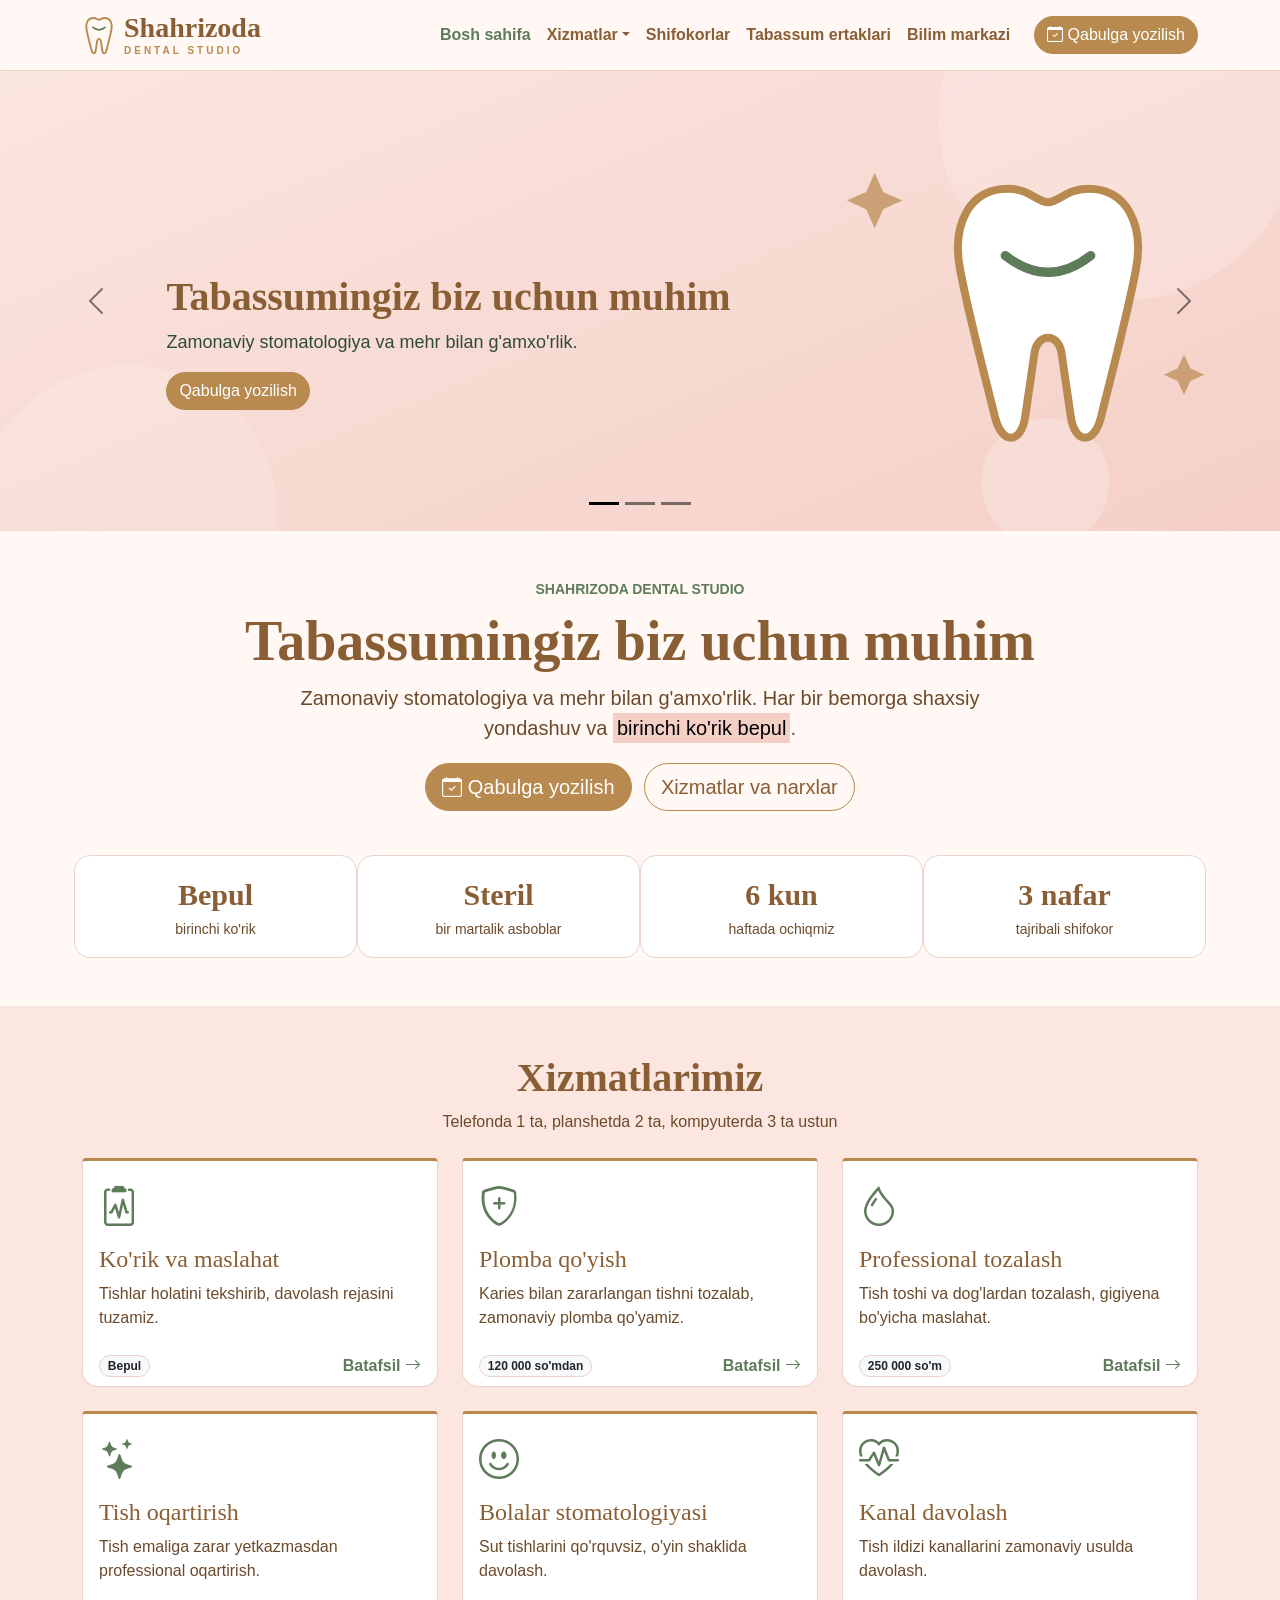
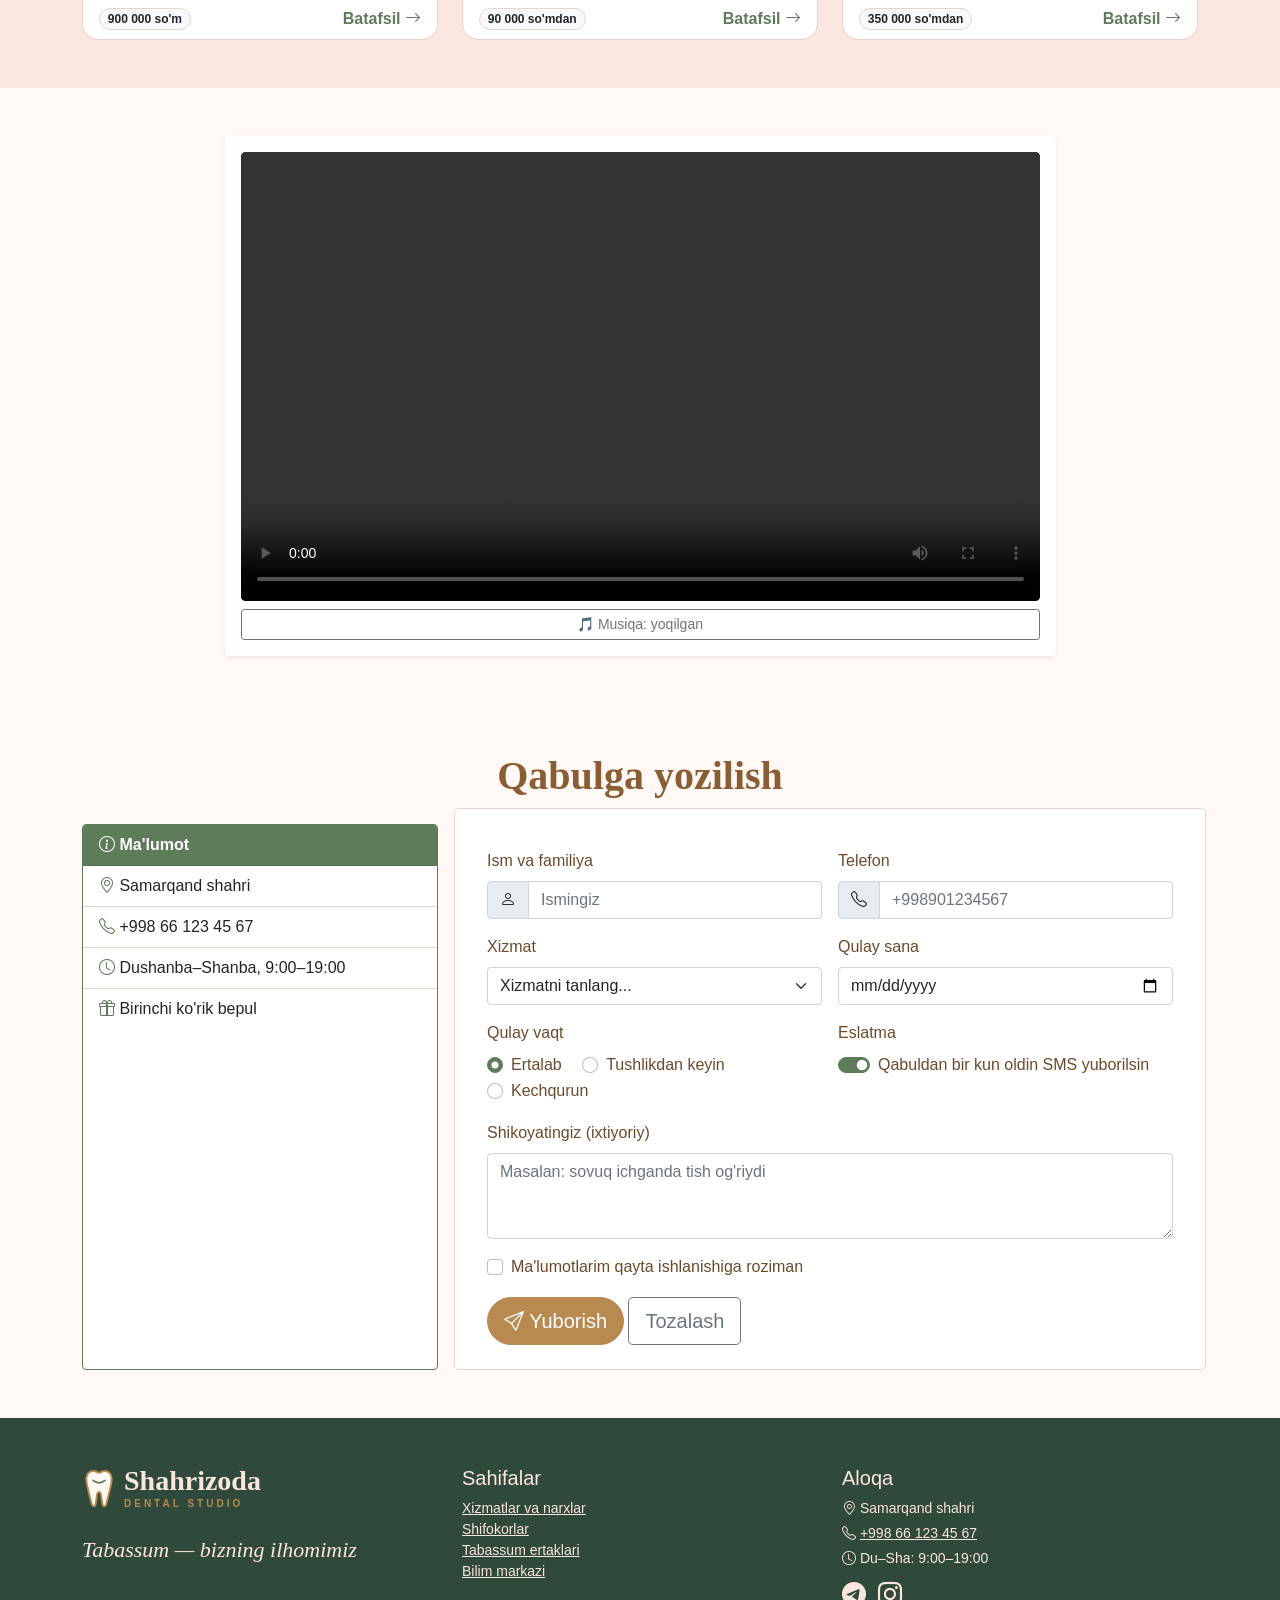
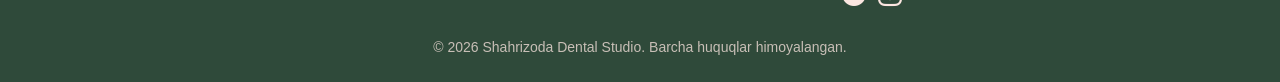
<file: index.html>
<!DOCTYPE html>
<html lang="uz">

<head>
  <meta charset="UTF-8">
  <meta name="viewport" content="width=device-width, initial-scale=1.0">
  <title>Shahrizoda Dental Studio | Tabassum — bizning ilhomimiz</title>
  <link href="css/bootstrap.css" rel="stylesheet">
  <link href="icons/bootstrap-icons.css" rel="stylesheet">
  <link href="css/style.css" rel="stylesheet">
</head>

<body>
  <nav class="navbar navbar-expand-lg navbar-light sticky-top navbar-dental">
    <div class="container">
      <a class="navbar-brand d-flex align-items-center gap-2" href="index.html">
        <img src="images/logo.svg" alt="Logo" width="34" height="44">
        <span class="logo-matn">Shahrizoda<small>Dental Studio</small></span>
      </a>
      <button class="navbar-toggler" type="button" data-bs-toggle="collapse" data-bs-target="#menyu"
        aria-controls="menyu" aria-expanded="false" aria-label="Menyuni ochish">
        <span class="navbar-toggler-icon"></span>
      </button>
      <div class="collapse navbar-collapse" id="menyu">
        <ul class="navbar-nav ms-auto align-items-lg-center">
          <li class="nav-item"><a class="nav-link active" aria-current="page" href="index.html">Bosh sahifa</a></li>
          <li class="nav-item dropdown">
            <a class="nav-link dropdown-toggle" href="#" role="button" data-bs-toggle="dropdown"
              aria-expanded="false">Xizmatlar</a>
            <ul class="dropdown-menu">
              <li>
                <h6 class="dropdown-header">Yo'nalishlar</h6>
              </li>
              <li><a class="dropdown-item" href="xizmatlar.html#davolash">Davolash</a></li>
              <li><a class="dropdown-item" href="xizmatlar.html#estetika">Estetika</a></li>
              <li><a class="dropdown-item" href="xizmatlar.html#bolalar">Bolalar stomatologiyasi</a></li>
              <li>
                <hr class="dropdown-divider">
              </li>
              <li><a class="dropdown-item" href="xizmatlar.html">
                  <i class="bi bi-table"></i> Narxlar jadvali</a></li>
            </ul>
          </li>
          <li class="nav-item"><a class="nav-link" href="shifokorlar.html">Shifokorlar</a></li>
          <li class="nav-item"><a class="nav-link" href="ertaklar.html">Tabassum ertaklari</a></li>
          <li class="nav-item"><a class="nav-link" href="bilim.html">Bilim markazi</a></li>
          <li class="nav-item ms-lg-3">
            <a class="btn btn-gold" href="index.html#qabul" data-bs-toggle="tooltip" data-bs-placement="bottom"
              data-bs-title="Birinchi ko'rik bepul!">
              <i class="bi bi-calendar-check"></i> Qabulga yozilish
            </a>
          </li>
        </ul>
      </div>
    </div>
  </nav>
  <section id="bosh">
    <div id="slayder" class="carousel slide carousel-fade carousel-dark" data-bs-ride="carousel">
      <div class="carousel-indicators">
        <button type="button" data-bs-target="#slayder" data-bs-slide-to="0" class="active" aria-current="true"
          aria-label="1-slayd"></button>
        <button type="button" data-bs-target="#slayder" data-bs-slide-to="1" aria-label="2-slayd"></button>
        <button type="button" data-bs-target="#slayder" data-bs-slide-to="2" aria-label="3-slayd"></button>
      </div>
      <div class="carousel-inner">
        <div class="carousel-item active" data-bs-interval="5000">
          <img src="images/slayd-1.svg" class="d-block w-100" alt="Tabassum">
          <div class="carousel-caption text-start">
            <h2 class="display-6">Tabassumingiz biz uchun muhim</h2>
            <p>Zamonaviy stomatologiya va mehr bilan g'amxo'rlik.</p>
            <a href="#qabul" class="btn btn-gold">Qabulga yozilish</a>
          </div>
        </div>
        <div class="carousel-item" data-bs-interval="5000">
          <img src="images/slayd-2.svg" class="d-block w-100" alt="Estetika">
          <div class="carousel-caption text-start">
            <h2 class="display-6">Oqartirish va estetika</h2>
            <p>Professional tozalash va tish oqartirish xizmatlari.</p>
            <a href="xizmatlar.html#estetika" class="btn btn-gold">Narxlarni ko'rish</a>
          </div>
        </div>
        <div class="carousel-item" data-bs-interval="5000">
          <img src="images/slayd-3.svg" class="d-block w-100" alt="Bolalar">
          <div class="carousel-caption text-start">
            <h2 class="display-6">Bolalar uchun do'stona muhit</h2>
            <p>Kichkintoylar shifokordan qo'rqmaydigan klinika.</p>
            <a href="shifokorlar.html" class="btn btn-gold">Shifokorlarimiz</a>
          </div>
        </div>
      </div>
      <button class="carousel-control-prev" type="button" data-bs-target="#slayder" data-bs-slide="prev">
        <span class="carousel-control-prev-icon" aria-hidden="true"></span>
        <span class="visually-hidden">Oldingi</span>
      </button>
      <button class="carousel-control-next" type="button" data-bs-target="#slayder" data-bs-slide="next">
        <span class="carousel-control-next-icon" aria-hidden="true"></span>
        <span class="visually-hidden">Keyingi</span>
      </button>
    </div>
  </section>
  <section class="container text-center py-5" id="kirish">
    <p class="text-uppercase text-sage fw-bold small mb-2">Shahrizoda Dental Studio</p>
    <h1 class="display-4">Tabassumingiz biz uchun muhim</h1>
    <p class="lead col-lg-8 mx-auto">Zamonaviy stomatologiya va mehr bilan g'amxo'rlik.
      Har bir bemorga <strong>shaxsiy yondashuv</strong> va <mark>birinchi ko'rik bepul</mark>.</p>
    <a href="#qabul" class="btn btn-gold btn-lg m-1"><i class="bi bi-calendar-check"></i> Qabulga yozilish</a>
    <a href="xizmatlar.html" class="btn btn-outline-gold btn-lg m-1">Xizmatlar va narxlar</a>

    <div class="row row-cols-2 row-cols-md-4 g-3 mt-4 ishonch">
      <div class="col"><strong>Bepul</strong><span>birinchi ko'rik</span></div>
      <div class="col"><strong>Steril</strong><span>bir martalik asboblar</span></div>
      <div class="col"><strong>6 kun</strong><span>haftada ochiqmiz</span></div>
      <div class="col"><strong>3 nafar</strong><span>tajribali shifokor</span></div>
    </div>
  </section>
  <section class="bg-blush py-5" id="xizmatlar">
    <div class="container">
      <h2 class="text-center display-6">Xizmatlarimiz</h2>
      <p class="text-center mb-4">Telefonda 1 ta, planshetda 2 ta, kompyuterda 3 ta ustun</p>
      <div class="row g-4">
        <div class="col-12 col-md-6 col-lg-4">
          <div class="card h-100 karta-xizmat">
            <div class="card-body">
              <i class="bi bi-clipboard2-pulse fs-1 text-sage"></i>
              <h3 class="card-title h4 mt-2">Ko'rik va maslahat</h3>
              <p class="card-text">Tishlar holatini tekshirib, davolash rejasini tuzamiz.</p>
            </div>
            <div class="card-footer bg-transparent border-0 d-flex justify-content-between align-items-center">
              <span class="badge rounded-pill bg-light text-dark border">Bepul</span>
              <a href="xizmatlar.html#davolash" class="link-sage fw-bold">Batafsil <i class="bi bi-arrow-right"></i></a>
            </div>
          </div>
        </div>
        <div class="col-12 col-md-6 col-lg-4">
          <div class="card h-100 karta-xizmat">
            <div class="card-body">
              <i class="bi bi-shield-plus fs-1 text-sage"></i>
              <h3 class="card-title h4 mt-2">Plomba qo'yish</h3>
              <p class="card-text">Karies bilan zararlangan tishni tozalab, zamonaviy plomba qo'yamiz.</p>
            </div>
            <div class="card-footer bg-transparent border-0 d-flex justify-content-between align-items-center">
              <span class="badge rounded-pill bg-light text-dark border">120 000 so'mdan</span>
              <a href="xizmatlar.html#davolash" class="link-sage fw-bold">Batafsil <i class="bi bi-arrow-right"></i></a>
            </div>
          </div>
        </div>
        <div class="col-12 col-md-6 col-lg-4">
          <div class="card h-100 karta-xizmat">
            <div class="card-body">
              <i class="bi bi-droplet fs-1 text-sage"></i>
              <h3 class="card-title h4 mt-2">Professional tozalash</h3>
              <p class="card-text">Tish toshi va dog'lardan tozalash, gigiyena bo'yicha maslahat.</p>
            </div>
            <div class="card-footer bg-transparent border-0 d-flex justify-content-between align-items-center">
              <span class="badge rounded-pill bg-light text-dark border">250 000 so'm</span>
              <a href="xizmatlar.html#estetika" class="link-sage fw-bold">Batafsil <i class="bi bi-arrow-right"></i></a>
            </div>
          </div>
        </div>
        <div class="col-12 col-md-6 col-lg-4">
          <div class="card h-100 karta-xizmat">
            <div class="card-body">
              <i class="bi bi-stars fs-1 text-sage"></i>
              <h3 class="card-title h4 mt-2">Tish oqartirish</h3>
              <p class="card-text">Tish emaliga zarar yetkazmasdan professional oqartirish.</p>
            </div>
            <div class="card-footer bg-transparent border-0 d-flex justify-content-between align-items-center">
              <span class="badge rounded-pill bg-light text-dark border">900 000 so'm</span>
              <a href="xizmatlar.html#estetika" class="link-sage fw-bold">Batafsil <i class="bi bi-arrow-right"></i></a>
            </div>
          </div>
        </div>
        <div class="col-12 col-md-6 col-lg-4">
          <div class="card h-100 karta-xizmat">
            <div class="card-body">
              <i class="bi bi-emoji-smile fs-1 text-sage"></i>
              <h3 class="card-title h4 mt-2">Bolalar stomatologiyasi</h3>
              <p class="card-text">Sut tishlarini qo'rquvsiz, o'yin shaklida davolash.</p>
            </div>
            <div class="card-footer bg-transparent border-0 d-flex justify-content-between align-items-center">
              <span class="badge rounded-pill bg-light text-dark border">90 000 so'mdan</span>
              <a href="xizmatlar.html#bolalar" class="link-sage fw-bold">Batafsil <i class="bi bi-arrow-right"></i></a>
            </div>
          </div>
        </div>
        <div class="col-12 col-md-6 col-lg-4">
          <div class="card h-100 karta-xizmat">
            <div class="card-body">
              <i class="bi bi-heart-pulse fs-1 text-sage"></i>
              <h3 class="card-title h4 mt-2">Kanal davolash</h3>
              <p class="card-text">Tish ildizi kanallarini zamonaviy usulda davolash.</p>
            </div>
            <div class="card-footer bg-transparent border-0 d-flex justify-content-between align-items-center">
              <span class="badge rounded-pill bg-light text-dark border">350 000 so'mdan</span>
              <a href="xizmatlar.html#davolash" class="link-sage fw-bold">Batafsil <i class="bi bi-arrow-right"></i></a>
            </div>
          </div>
        </div>
      </div>
    </div>
  </section>
  <section class="container py-5" id="tish-yuvish-video">
    <div class="row justify-content-center">
      <div class="col-12 col-lg-9">
        <div class="card border-0 shadow-sm rounded-4 p-3 bg-white">
          <div class="ratio ratio-16x9 rounded-3 overflow-hidden bg-dark">
            <video id="tishVideo" controls preload="metadata">
              <source src="video/tish-yuvish.mp4" type="video/mp4">
              Brauzeringiz videoni qo'llab-quvvatlamaydi.
            </video>
          </div>
        </div>
      </div>
    </div>
  </section>
  <section class="container py-5" id="qabul">
    <h2 class="text-center display-6 mb-4">Qabulga yozilish</h2>
    <div class="row g-4">
      <div class="col-12 col-lg-4">
        <div class="card h-100 border-success">
          <div class="card-header bg-success text-white fw-bold">
            <i class="bi bi-info-circle"></i> Ma'lumot
          </div>
          <ul class="list-group list-group-flush">
            <li class="list-group-item"><i class="bi bi-geo-alt text-sage"></i> Samarqand shahri</li>
            <li class="list-group-item"><i class="bi bi-telephone text-sage"></i> +998 66 123 45 67</li>
            <li class="list-group-item"><i class="bi bi-clock text-sage"></i> Dushanba–Shanba, 9:00–19:00</li>
            <li class="list-group-item"><i class="bi bi-gift text-sage"></i> Birinchi ko'rik bepul</li>
          </ul>
        </div>
      </div>
      <div class="col-12 col-lg-8">
        <form class="row g-3 needs-validation bg-white p-4 rounded-3 border" action="#" method="post" novalidate>
          <div class="col-md-6">
            <label for="ism" class="form-label">Ism va familiya</label>
            <div class="input-group has-validation">
              <span class="input-group-text"><i class="bi bi-person"></i></span>
              <input type="text" class="form-control" id="ism" name="ism" placeholder="Ismingiz" required>
              <div class="invalid-feedback">Ismingizni kiriting</div>
            </div>
          </div>
          <div class="col-md-6">
            <label for="telefon" class="form-label">Telefon</label>
            <div class="input-group has-validation">
              <span class="input-group-text"><i class="bi bi-telephone"></i></span>
              <input type="tel" class="form-control" id="telefon" name="telefon" pattern="\+998[0-9]{9}"
                placeholder="+998901234567" required>
              <div class="invalid-feedback">Masalan: +998901234567</div>
            </div>
          </div>
          <div class="col-md-6">
            <label for="xizmat" class="form-label">Xizmat</label>
            <select class="form-select" id="xizmat" name="xizmat" required>
              <option value="">Xizmatni tanlang...</option>
              <option>Ko'rik va maslahat</option>
              <option>Plomba qo'yish</option>
              <option>Professional tozalash</option>
              <option>Tish oqartirish</option>
              <option>Bolalar stomatologiyasi</option>
            </select>
            <div class="invalid-feedback">Xizmatni tanlang</div>
          </div>
          <div class="col-md-6">
            <label for="sana" class="form-label">Qulay sana</label>
            <input type="date" class="form-control" id="sana" name="sana" required>
            <div class="invalid-feedback">Sanani tanlang</div>
          </div>
          <div class="col-md-6">
            <span class="form-label d-block">Qulay vaqt</span>
            <div class="form-check form-check-inline">
              <input class="form-check-input" type="radio" name="vaqt" id="v1" value="ertalab" checked>
              <label class="form-check-label" for="v1">Ertalab</label>
            </div>
            <div class="form-check form-check-inline">
              <input class="form-check-input" type="radio" name="vaqt" id="v2" value="tushlik">
              <label class="form-check-label" for="v2">Tushlikdan keyin</label>
            </div>
            <div class="form-check form-check-inline">
              <input class="form-check-input" type="radio" name="vaqt" id="v3" value="kechqurun">
              <label class="form-check-label" for="v3">Kechqurun</label>
            </div>
          </div>
          <div class="col-md-6">
            <span class="form-label d-block">Eslatma</span>
            <div class="form-check form-switch">
              <input class="form-check-input" type="checkbox" role="switch" id="sms" name="sms" checked>
              <label class="form-check-label" for="sms">Qabuldan bir kun oldin SMS yuborilsin</label>
            </div>
          </div>
          <div class="col-12">
            <label for="izoh" class="form-label">Shikoyatingiz (ixtiyoriy)</label>
            <textarea class="form-control" id="izoh" name="izoh" rows="3"
              placeholder="Masalan: sovuq ichganda tish og'riydi"></textarea>
          </div>
          <div class="col-12">
            <div class="form-check">
              <input class="form-check-input" type="checkbox" id="rozi" required>
              <label class="form-check-label" for="rozi">Ma'lumotlarim qayta ishlanishiga roziman</label>
              <div class="invalid-feedback">Davom etish uchun rozilik bering</div>
            </div>
          </div>
          <div class="col-12">
            <button type="submit" class="btn btn-gold btn-lg"><i class="bi bi-send"></i> Yuborish</button>
            <button type="reset" class="btn btn-outline-secondary btn-lg">Tozalash</button>
          </div>
        </form>
      </div>
    </div>
  </section>
  <footer class="footer-dental pt-5 pb-4">
    <div class="container">
      <div class="row g-4">
        <div class="col-12 col-md-4 text-center text-md-start">
          <a class="d-inline-flex align-items-center gap-2 text-decoration-none" href="index.html">
            <img src="images/logo.svg" alt="Logo" width="34" height="44">
            <span class="logo-matn logo-oq">Shahrizoda<small>Dental Studio</small></span>
          </a>
          <p class="footer-shior mt-3 mb-0">Tabassum — bizning ilhomimiz</p>
        </div>
        <div class="col-6 col-md-4">
          <h3 class="h5">Sahifalar</h3>
          <ul class="list-unstyled small">
            <li><a href="xizmatlar.html">Xizmatlar va narxlar</a></li>
            <li><a href="shifokorlar.html">Shifokorlar</a></li>
            <li><a href="ertaklar.html">Tabassum ertaklari</a></li>
            <li><a href="bilim.html">Bilim markazi</a></li>
          </ul>
        </div>
        <div class="col-6 col-md-4">
          <h3 class="h5">Aloqa</h3>
          <p class="small mb-1"><i class="bi bi-geo-alt"></i> Samarqand shahri</p>
          <p class="small mb-1"><i class="bi bi-telephone"></i> <a href="tel:+998661234567">+998 66 123 45 67</a></p>
          <p class="small mb-2"><i class="bi bi-clock"></i> Du–Sha: 9:00–19:00</p>
          <a href="#" class="fs-4 me-2" data-bs-toggle="tooltip" data-bs-title="Telegram kanalimiz">
            <i class="bi bi-telegram"></i></a>
          <a href="#" class="fs-4" data-bs-toggle="tooltip" data-bs-title="Instagram sahifamiz">
            <i class="bi bi-instagram"></i></a>
        </div>
      </div>
      <p class="small text-center mt-4 mb-0 mualliflik">&copy; 2026 Shahrizoda Dental Studio. Barcha huquqlar
        himoyalangan.</p>
    </div>
  </footer>

  <script src="js/bootstrap.bundle.min.js"></script>
  <script src="js/main.js"></script>
  <script>
    (function () {
      const vid = document.getElementById("tishVideo");
      if (!vid) return;
      const FAQAT_UZ_OVOZ = false;
      const musiqa = (function () {
        const AC = window.AudioContext || window.webkitAudioContext;
        let ctx = null, master = null, timer = null;
        let keyingi = 0;
        let yoqilgan = true;
        let ovozBor = false;

        const QADAM = 4; // har bir akkord 4 soniya
        const akkordlar = [
          [130.81, 261.63, 329.63, 392.00, 493.88], // Cmaj7
          [110.00, 220.00, 261.63, 329.63, 392.00], // Am7
          [87.31, 174.61, 220.00, 261.63, 329.63],  // Fmaj7
          [98.00, 196.00, 246.94, 293.66, 392.00]   // G
        ];
        let akkordIdx = 0;

        function nota(freq, t0, uzunlik, tepa, tur) {
          const o = ctx.createOscillator();
          const g = ctx.createGain();
          o.type = tur || "sine";
          o.frequency.value = freq;
          g.gain.setValueAtTime(0.0001, t0);
          g.gain.linearRampToValueAtTime(tepa, t0 + Math.min(1.2, uzunlik * 0.3));
          g.gain.linearRampToValueAtTime(0.0001, t0 + uzunlik);
          o.connect(g);
          g.connect(master);
          o.start(t0);
          o.stop(t0 + uzunlik + 0.05);
        }

        function akkordChal(t0) {
          const a = akkordlar[akkordIdx % akkordlar.length];
          akkordIdx++;
          // yumshoq fon (pad)
          a.forEach(f => nota(f, t0, QADAM + 1.2, 0.07, "sine"));
          // yengil arpedjio (yuqori notalar)
          for (let k = 0; k < 8; k++) {
            const f = a[1 + (k % 4)] * 2;
            nota(f, t0 + k * 0.5, 1.4, 0.05, "triangle");
          }
        }

        function rejala() {
          if (!ctx) return;
          while (keyingi < ctx.currentTime + 1.5) {
            akkordChal(keyingi);
            keyingi += QADAM;
          }
        }

        function darajaniYangila() {
          if (!ctx) return;
          const nishon = !yoqilgan ? 0 : (ovozBor ? 0.10 : 0.30);
          master.gain.setTargetAtTime(nishon, ctx.currentTime, 0.3);
        }

        return {
          boshla() {
            if (!AC) return;
            if (!ctx) {
              ctx = new AC();
              master = ctx.createGain();
              master.gain.value = 0;
              master.connect(ctx.destination);
              keyingi = ctx.currentTime + 0.1;
            }
            ctx.resume();
            if (!timer) timer = setInterval(rejala, 300);
            rejala();
            darajaniYangila();
          },
          toxtat() { if (ctx) ctx.suspend(); },
          qaytaBoshla() { akkordIdx = 0; if (ctx) keyingi = ctx.currentTime + 0.1; },
          ovoz(bor) { ovozBor = bor; darajaniYangila(); },
          almashtir() { yoqilgan = !yoqilgan; darajaniYangila(); return yoqilgan; }
        };
      })();
      (function () {
        const tugma = document.createElement("button");
        tugma.type = "button";
        tugma.className = "btn btn-sm btn-outline-secondary mt-2 w-100";
        tugma.textContent = "🎵 Musiqa: yoqilgan";
        tugma.addEventListener("click", () => {
          const yoq = musiqa.almashtir();
          tugma.textContent = yoq ? "🎵 Musiqa: yoqilgan" : "🔇 Musiqa: o'chirilgan";
        });
        vid.parentElement.insertAdjacentElement("afterend", tugma);
      })();
      const srtBloklar = [
        { start: 0.3, end: 3.8, matn: "Tishlaringizni to'g'ri yuvishni bilasizmi? Shahrizoda Dental Studio maslahatlari." },
        { start: 4.2, end: 7.8, matn: "Birinchi maslahat. Kuniga ikki marta, ikki daqiqadan yuving. Nonushtadan keyin, va uxlashdan oldin." },
        { start: 8.2, end: 11.8, matn: "Ikkinchi maslahat. Yumshoq cho'tka va ftorli pasta tanlang. Cho'tkani qiya tutib, yumshoq harakat qiling." },
        { start: 12.2, end: 15.8, matn: "Uchinchi maslahat. Tish orasini ip bilan tozalang. Cho'tka yetmagan joylar ham toza bo'lsin." },
        { start: 16.2, end: 20.8, matn: "Va oxirgisi. Har olti oyda shifokor ko'rigiga keling. Sog'lom tabassum, Shahrizoda Dental Studio bilan." }
      ];

      const HOLD_OLDIN = 0.15;
      let ovozlar = [];
      let faolBlokIdx = -1;
      let ovozTugadi = true;
      let kutmoqda = false;
      let rafId = null;
      let xavfsizTimer = null;

      function ovozlarniYukla() {
        if ("speechSynthesis" in window) ovozlar = window.speechSynthesis.getVoices();
      }
      ovozlarniYukla();
      if ("speechSynthesis" in window) {
        window.speechSynthesis.addEventListener("voiceschanged", ovozlarniYukla);
      }

      function ovozniToxtat() {
        clearTimeout(xavfsizTimer);
        if ("speechSynthesis" in window) window.speechSynthesis.cancel();
        musiqa.ovoz(false);
      }

      function davomEt() {
        if (kutmoqda) {
          kutmoqda = false;
          const p = vid.play();
          if (p && p.catch) p.catch(() => { });
        }
      }

      function ovozTugadiBelgila() {
        ovozTugadi = true;
        clearTimeout(xavfsizTimer);
        musiqa.ovoz(false);
        davomEt();
      }

      function ovozOq(matn) {
        ovozTugadi = false;
        clearTimeout(xavfsizTimer);

        if (!("speechSynthesis" in window)) { ovozTugadiBelgila(); return; }
        window.speechSynthesis.cancel();

        const uzOvoz = ovozlar.find(v => v.lang.toLowerCase().startsWith("uz"));
        if (!uzOvoz && FAQAT_UZ_OVOZ) { ovozTugadiBelgila(); return; }

        const utter = new SpeechSynthesisUtterance(matn);
        const ovoz = uzOvoz
          || ovozlar.find(v => v.lang.toLowerCase().startsWith("ru"))
          || ovozlar[0];
        if (ovoz) { utter.voice = ovoz; utter.lang = ovoz.lang; }
        utter.rate = 1.0;
        utter.pitch = 1;
        utter.onstart = () => musiqa.ovoz(true);   // gapirganda musiqa pasayadi
        utter.onend = ovozTugadiBelgila;
        utter.onerror = ovozTugadiBelgila;
        window.speechSynthesis.speak(utter);

        xavfsizTimer = setTimeout(ovozTugadiBelgila, 15000);
      }

      function joriyBlokniTop(vaqt) {
        for (let i = 0; i < srtBloklar.length; i++) {
          if (vaqt >= srtBloklar[i].start && vaqt <= srtBloklar[i].end) return i;
        }
        return -1;
      }

      function tekshir() {
        if (vid.paused || vid.ended) { rafId = null; return; }

        const t = vid.currentTime;
        const idx = joriyBlokniTop(t);

        if (idx !== -1) {
          if (idx !== faolBlokIdx) {
            faolBlokIdx = idx;
            ovozOq(srtBloklar[idx].matn);
          }
          if (!ovozTugadi && t >= srtBloklar[idx].end - HOLD_OLDIN) {
            kutmoqda = true;
            vid.pause();
            return;
          }
        } else {
          faolBlokIdx = -1;
        }

        rafId = requestAnimationFrame(tekshir);
      }

      function tekshirishniBoshla() {
        if (rafId === null) rafId = requestAnimationFrame(tekshir);
      }

      vid.addEventListener("play", () => {
        kutmoqda = false;
        musiqa.boshla();
        tekshirishniBoshla();
      });

      vid.addEventListener("playing", tekshirishniBoshla);

      vid.addEventListener("pause", () => {
        if (kutmoqda) return;   // biz o'zimiz to'xtatdik, ovoz va musiqa davom etadi
        ovozniToxtat();
        musiqa.toxtat();
        ovozTugadi = true;
        faolBlokIdx = -1;
        rafId = null;
      });

      vid.addEventListener("seeked", () => {
        ovozniToxtat();
        kutmoqda = false;
        ovozTugadi = true;
        faolBlokIdx = -1;
        if (!vid.paused) tekshirishniBoshla();
      });

      vid.addEventListener("ended", () => {
        ovozniToxtat();
        musiqa.toxtat();
        musiqa.qaytaBoshla();
        kutmoqda = false;
        ovozTugadi = true;
        faolBlokIdx = -1;
        rafId = null;
      });
    })();
  </script>
</body>

</html>
</file>
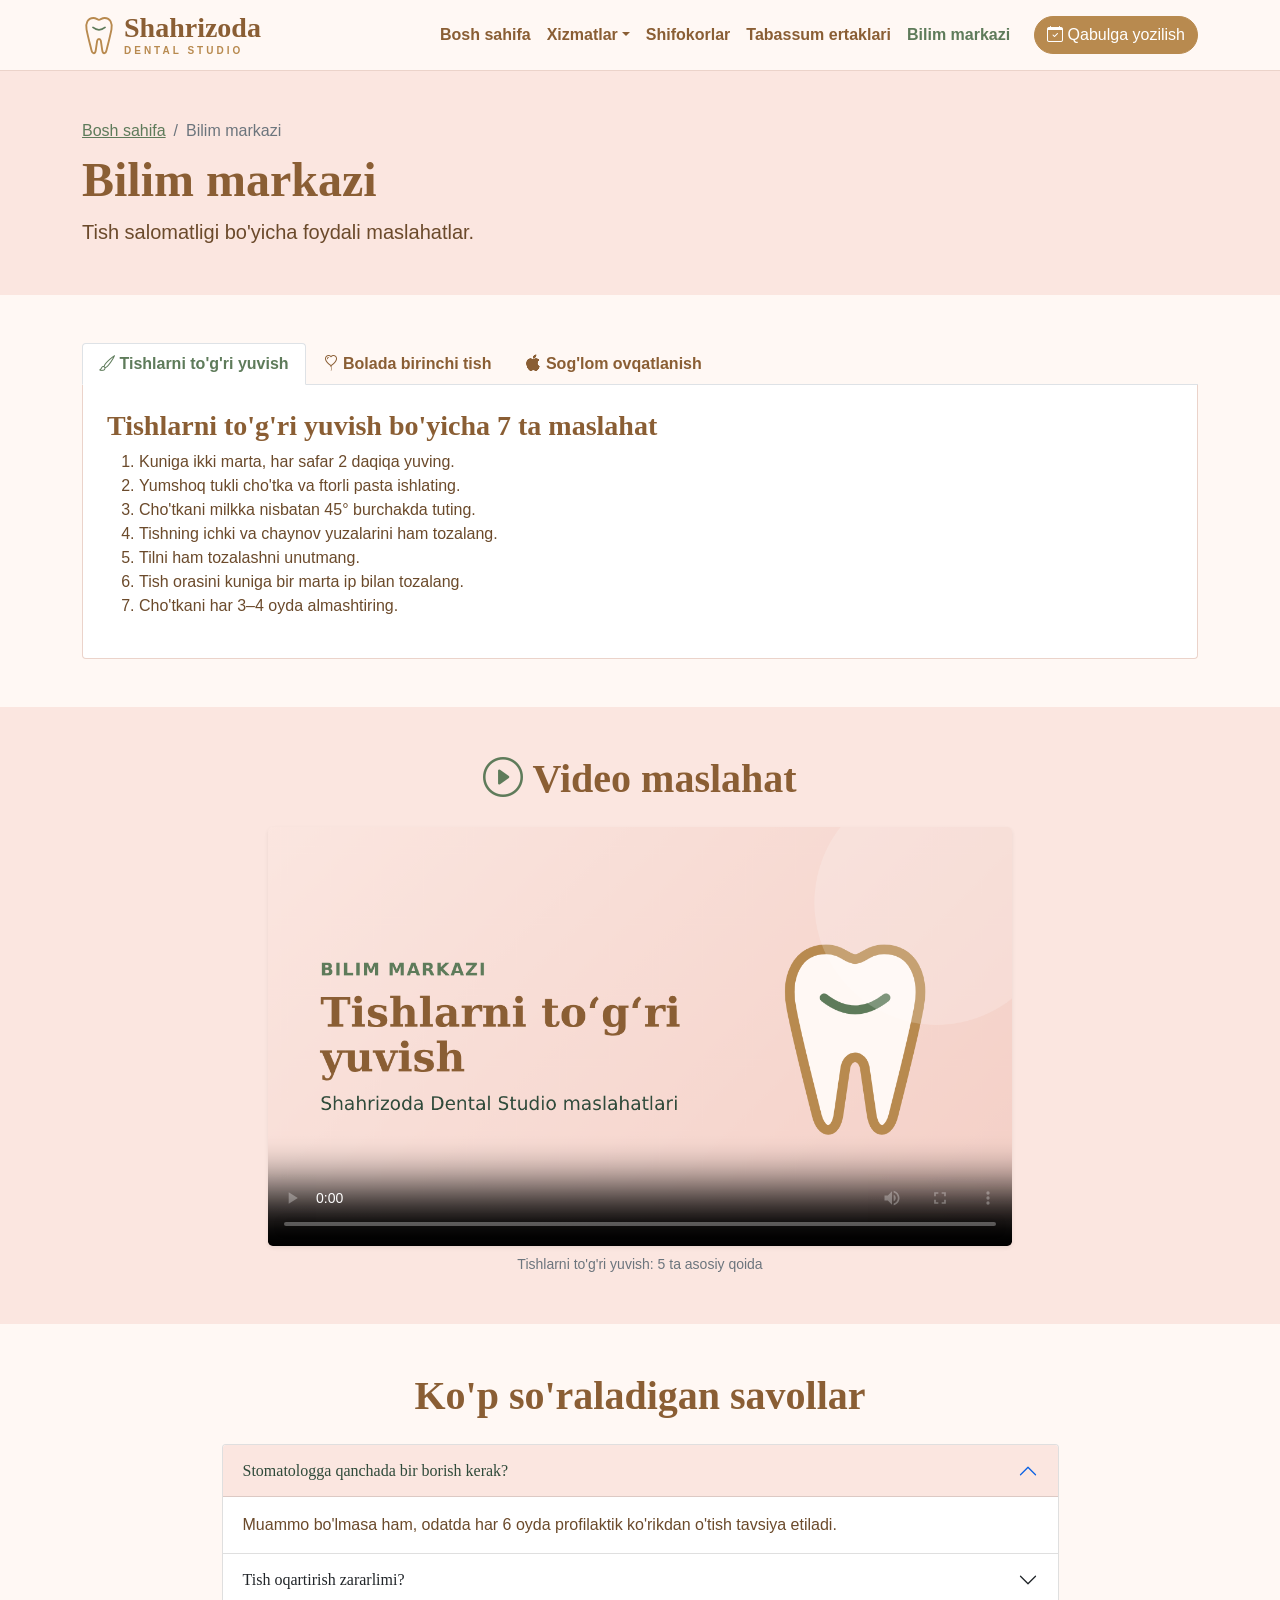
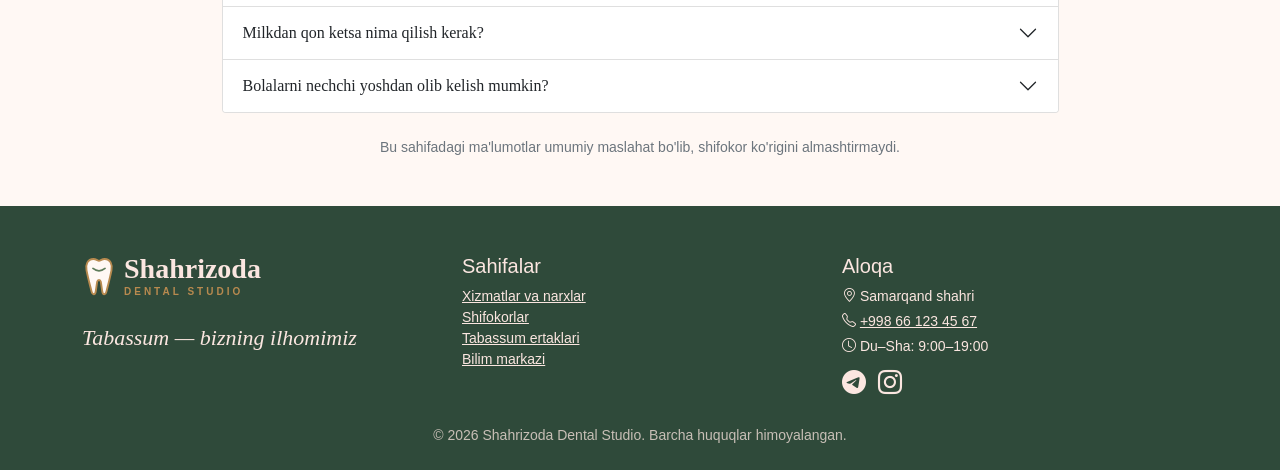
<file: bilim.html>
<!DOCTYPE html>
<html lang="uz">

<head>
  <meta charset="UTF-8">
  <meta name="viewport" content="width=device-width, initial-scale=1.0">
  <title>Bilim markazi | Shahrizoda Dental Studio</title>
  <link href="css/bootstrap.css" rel="stylesheet">
  <link href="icons/bootstrap-icons.css" rel="stylesheet">
  <link href="css/style.css" rel="stylesheet">
</head>

<body>
  <nav class="navbar navbar-expand-lg navbar-light sticky-top navbar-dental">
    <div class="container">
      <a class="navbar-brand d-flex align-items-center gap-2" href="index.html">
        <img src="images/logo.svg" alt="Logo" width="34" height="44">
        <span class="logo-matn">Shahrizoda<small>Dental Studio</small></span>
      </a>
      <button class="navbar-toggler" type="button" data-bs-toggle="collapse" data-bs-target="#menyu"
        aria-controls="menyu" aria-expanded="false">
        <span class="navbar-toggler-icon"></span>
      </button>
      <div class="collapse navbar-collapse" id="menyu">
        <ul class="navbar-nav ms-auto align-items-lg-center">
          <li class="nav-item"><a class="nav-link" href="index.html">Bosh sahifa</a></li>
          <li class="nav-item dropdown">
            <a class="nav-link dropdown-toggle" href="#" role="button" data-bs-toggle="dropdown"
              aria-expanded="false">Xizmatlar</a>
            <ul class="dropdown-menu">
              <li>
                <h6 class="dropdown-header">Yo'nalishlar</h6>
              </li>
              <li><a class="dropdown-item" href="xizmatlar.html#davolash">Davolash</a></li>
              <li><a class="dropdown-item" href="xizmatlar.html#estetika">Estetika</a></li>
              <li><a class="dropdown-item" href="xizmatlar.html#bolalar">Bolalar stomatologiyasi</a></li>
              <li>
                <hr class="dropdown-divider">
              </li>
              <li><a class="dropdown-item" href="xizmatlar.html">
                  <i class="bi bi-table"></i> Narxlar jadvali</a></li>
            </ul>
          </li>
          <li class="nav-item"><a class="nav-link" href="shifokorlar.html">Shifokorlar</a></li>
          <li class="nav-item"><a class="nav-link" href="ertaklar.html">Tabassum ertaklari</a></li>
          <li class="nav-item"><a class="nav-link active" aria-current="page" href="bilim.html">Bilim markazi</a></li>
          <li class="nav-item ms-lg-3">
            <a class="btn btn-gold" href="index.html#qabul" data-bs-toggle="tooltip" data-bs-placement="bottom"
              data-bs-title="Birinchi ko'rik bepul!">
              <i class="bi bi-calendar-check"></i> Qabulga yozilish
            </a>
          </li>
        </ul>
      </div>
    </div>
  </nav>
  <section class="bg-blush py-5">
    <div class="container">
      <nav aria-label="breadcrumb">
        <ol class="breadcrumb mb-2">
          <li class="breadcrumb-item"><a href="index.html">Bosh sahifa</a></li>
          <li class="breadcrumb-item active" aria-current="page">Bilim markazi</li>
        </ol>
      </nav>
      <h1 class="display-5">Bilim markazi</h1>
      <p class="lead mb-0">Tish salomatligi bo'yicha foydali maslahatlar.</p>
    </div>
  </section>

  <section class="container py-5">
    <ul class="nav nav-tabs" id="maqolaTab" role="tablist">
      <li class="nav-item" role="presentation">
        <button class="nav-link active" id="maqola-1-tab" data-bs-toggle="tab" data-bs-target="#maqola-1" type="button"
          role="tab">
          <i class="bi bi-brush"></i> Tishlarni to'g'ri yuvish</button>
      </li>
      <li class="nav-item" role="presentation">
        <button class="nav-link" id="maqola-2-tab" data-bs-toggle="tab" data-bs-target="#maqola-2" type="button"
          role="tab">
          <i class="bi bi-balloon-heart"></i> Bolada birinchi tish</button>
      </li>
      <li class="nav-item" role="presentation">
        <button class="nav-link" id="maqola-3-tab" data-bs-toggle="tab" data-bs-target="#maqola-3" type="button"
          role="tab">
          <i class="bi bi-apple"></i> Sog'lom ovqatlanish</button>
      </li>
    </ul>
    <div class="tab-content bg-white border border-top-0 rounded-bottom p-4">
      <article class="tab-pane fade show active" id="maqola-1" role="tabpanel">
        <h2 class="h3">Tishlarni to'g'ri yuvish bo'yicha 7 ta maslahat</h2>
        <ol>
          <li>Kuniga ikki marta, har safar 2 daqiqa yuving.</li>
          <li>Yumshoq tukli cho'tka va ftorli pasta ishlating.</li>
          <li>Cho'tkani milkka nisbatan 45° burchakda tuting.</li>
          <li>Tishning ichki va chaynov yuzalarini ham tozalang.</li>
          <li>Tilni ham tozalashni unutmang.</li>
          <li>Tish orasini kuniga bir marta ip bilan tozalang.</li>
          <li>Cho'tkani har 3–4 oyda almashtiring.</li>
        </ol>
      </article>
      <article class="tab-pane fade" id="maqola-2" role="tabpanel">
        <h2 class="h3">Bolada birinchi tish</h2>
        <p>Birinchi sut tishi ko'pincha 6 oylik atrofida chiqadi, lekin bu muddat har bir bolada farq qiladi.</p>
        <ul>
          <li>Tish chiqqanidan boshlab yumshoq bolalar cho'tkasi bilan tozalang.</li>
          <li>Bolani birinchi marta stomatologga 1 yoshgacha olib keling.</li>
          <li>Kechasi shirin ichimlik berishdan saqlaning.</li>
        </ul>
      </article>
      <article class="tab-pane fade" id="maqola-3" role="tabpanel">
        <h2 class="h3">Tishlar uchun foydali ovqatlanish</h2>
        <p>Shirinlik va gazli ichimliklar kariesga sabab bo'lishi mumkin. Ularni kamaytiring,
          sabzavot, meva va sut mahsulotlarini ko'proq iste'mol qiling, ko'proq suv iching.</p>
      </article>
    </div>
  </section>
  <section class="bg-blush py-5" id="video">
    <div class="container">
      <h2 class="display-6 text-center mb-4"><i class="bi bi-play-circle text-sage"></i> Video maslahat</h2>
      <div class="col-12 col-lg-8 mx-auto">
        <figure class="figure w-100 mb-0">
          <div class="ratio ratio-16x9">
            <video controls poster="images/video-poster.png" class="rounded-3 shadow-sm">
              <source src="video/tish-yuvish.mp4" type="video/mp4">
              Brauzeringiz videoni qo'llab-quvvatlamaydi.
            </video>
          </div>
          <figcaption class="figure-caption text-center mt-2">Tishlarni to'g'ri yuvish: 5 ta asosiy qoida</figcaption>
        </figure>
      </div>
    </div>
  </section>
  <section class="container py-5">
    <h2 class="display-6 text-center mb-4">Ko'p so'raladigan savollar</h2>
    <div class="accordion col-lg-9 mx-auto" id="savolPanel">
      <div class="accordion-item">
        <h3 class="accordion-header">
          <button class="accordion-button" type="button" data-bs-toggle="collapse" data-bs-target="#savol1"
            aria-expanded="true" aria-controls="savol1">
            Stomatologga qanchada bir borish kerak?
          </button>
        </h3>
        <div id="savol1" class="accordion-collapse collapse show" data-bs-parent="#savolPanel">
          <div class="accordion-body">Muammo bo'lmasa ham, odatda har 6 oyda profilaktik ko'rikdan o'tish tavsiya
            etiladi.</div>
        </div>
      </div>
      <div class="accordion-item">
        <h3 class="accordion-header">
          <button class="accordion-button collapsed" type="button" data-bs-toggle="collapse" data-bs-target="#savol2"
            aria-expanded="false" aria-controls="savol2">
            Tish oqartirish zararlimi?
          </button>
        </h3>
        <div id="savol2" class="accordion-collapse collapse" data-bs-parent="#savolPanel">
          <div class="accordion-body">Shifokor nazoratida o'tkaziladigan professional oqartirish xavfsiz. Avval
            ko'rikdan o'tish kerak.</div>
        </div>
      </div>
      <div class="accordion-item">
        <h3 class="accordion-header">
          <button class="accordion-button collapsed" type="button" data-bs-toggle="collapse" data-bs-target="#savol3"
            aria-expanded="false" aria-controls="savol3">
            Milkdan qon ketsa nima qilish kerak?
          </button>
        </h3>
        <div id="savol3" class="accordion-collapse collapse" data-bs-parent="#savolPanel">
          <div class="accordion-body">Bu milk yallig'lanishining belgisi bo'lishi mumkin. Imkon qadar tezroq ko'rikka
            keling.</div>
        </div>
      </div>
      <div class="accordion-item">
        <h3 class="accordion-header">
          <button class="accordion-button collapsed" type="button" data-bs-toggle="collapse" data-bs-target="#savol4"
            aria-expanded="false" aria-controls="savol4">
            Bolalarni nechchi yoshdan olib kelish mumkin?
          </button>
        </h3>
        <div id="savol4" class="accordion-collapse collapse" data-bs-parent="#savolPanel">
          <div class="accordion-body">Birinchi tish chiqqandan keyin, 1 yoshgacha birinchi ko'rikka olib kelish tavsiya
            qilinadi.</div>
        </div>
      </div>
    </div>
    <p class="small text-muted text-center mt-4 mb-0">
      Bu sahifadagi ma'lumotlar umumiy maslahat bo'lib, shifokor ko'rigini almashtirmaydi.</p>
  </section>
  <footer class="footer-dental pt-5 pb-4">
    <div class="container">
      <div class="row g-4">
        <div class="col-12 col-md-4 text-center text-md-start">
          <a class="d-inline-flex align-items-center gap-2 text-decoration-none" href="index.html">
            <img src="images/logo.svg" alt="Logo" width="34" height="44">
            <span class="logo-matn logo-oq">Shahrizoda<small>Dental Studio</small></span>
          </a>
          <p class="footer-shior mt-3 mb-0">Tabassum — bizning ilhomimiz</p>
        </div>
        <div class="col-6 col-md-4">
          <h3 class="h5">Sahifalar</h3>
          <ul class="list-unstyled small">
            <li><a href="xizmatlar.html">Xizmatlar va narxlar</a></li>
            <li><a href="shifokorlar.html">Shifokorlar</a></li>
            <li><a href="ertaklar.html">Tabassum ertaklari</a></li>
            <li><a href="bilim.html">Bilim markazi</a></li>
          </ul>
        </div>
        <div class="col-6 col-md-4">
          <h3 class="h5">Aloqa</h3>
          <p class="small mb-1"><i class="bi bi-geo-alt"></i> Samarqand shahri</p>
          <p class="small mb-1"><i class="bi bi-telephone"></i> <a href="tel:+998661234567">+998 66 123 45 67</a></p>
          <p class="small mb-2"><i class="bi bi-clock"></i> Du–Sha: 9:00–19:00</p>
          <a href="#" class="fs-4 me-2" data-bs-toggle="tooltip" data-bs-title="Telegram kanalimiz">
            <i class="bi bi-telegram"></i></a>
          <a href="#" class="fs-4" data-bs-toggle="tooltip" data-bs-title="Instagram sahifamiz">
            <i class="bi bi-instagram"></i></a>
        </div>
      </div>
      <p class="small text-center mt-4 mb-0 mualliflik">&copy; 2026 Shahrizoda Dental Studio. Barcha huquqlar
        himoyalangan.</p>
    </div>
    <script src="js/bootstrap.bundle.min.js"></script>
    <script src="js/main.js"></script>
</body>

</html>
</file>
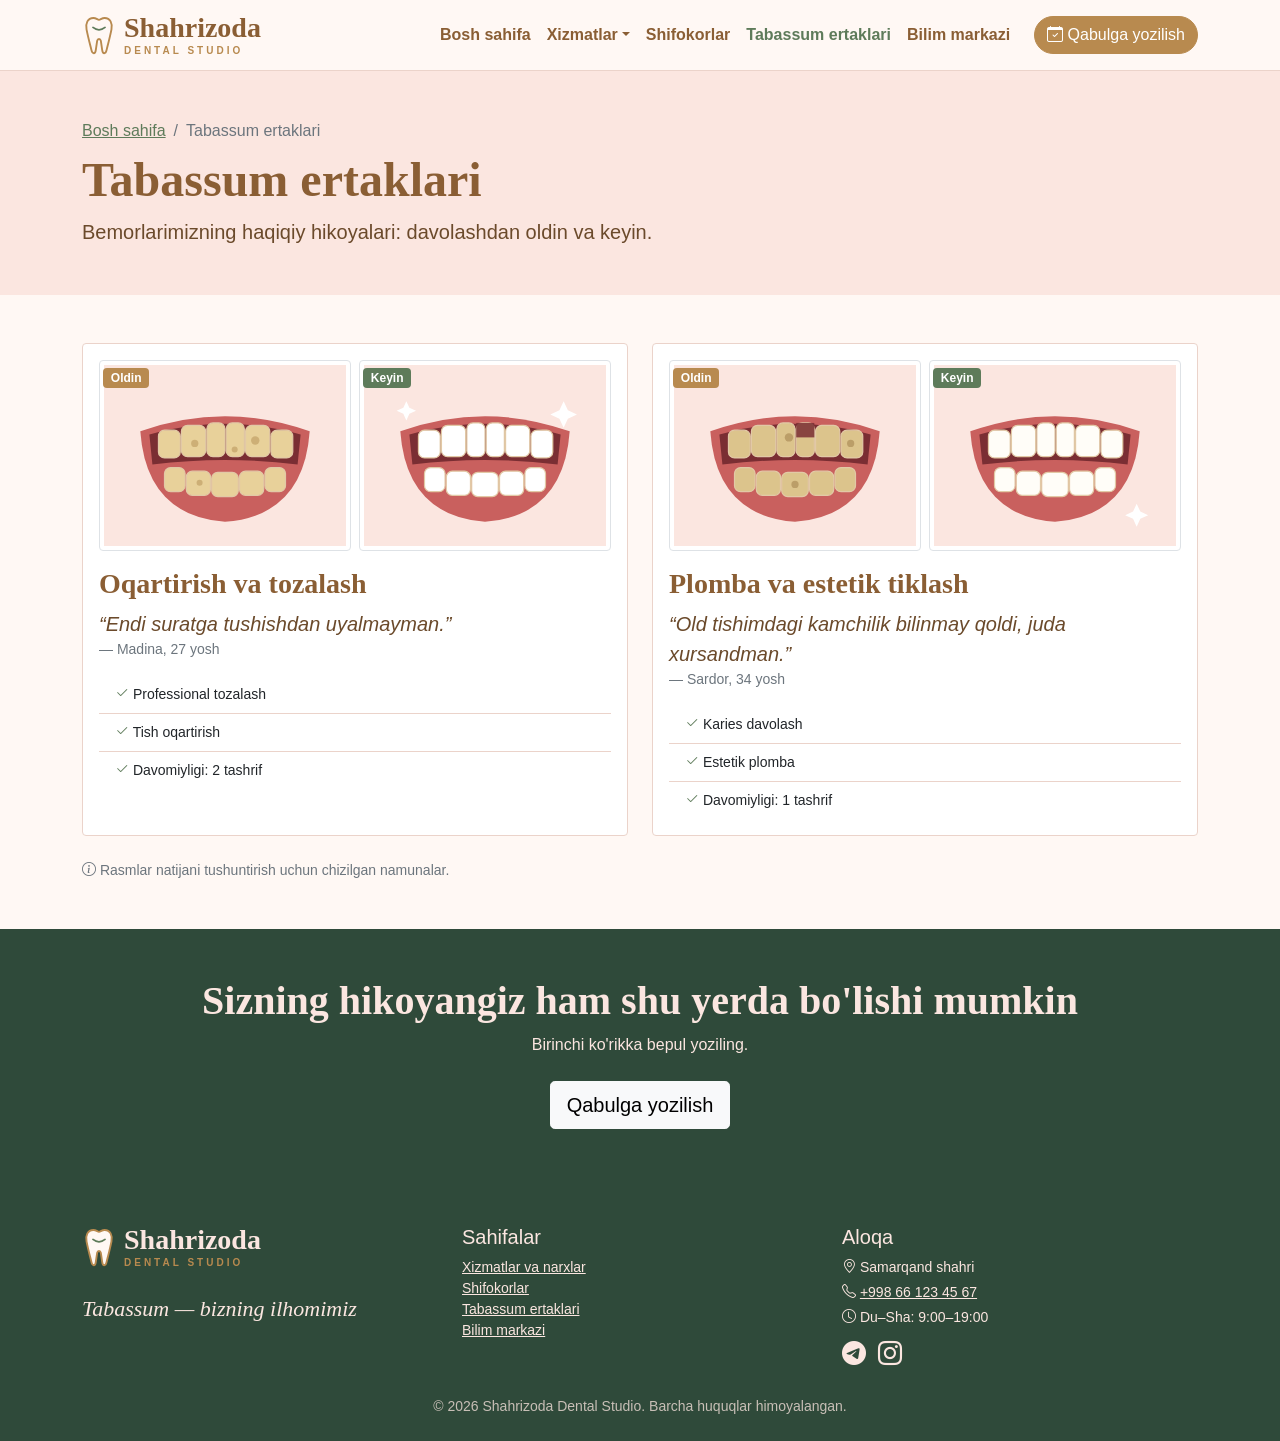
<file: ertaklar.html>
<!DOCTYPE html>
<html lang="uz">

<head>
  <meta charset="UTF-8">
  <meta name="viewport" content="width=device-width, initial-scale=1.0">
  <title>Tabassum ertaklari | Shahrizoda Dental Studio</title>
  <link href="css/bootstrap.css" rel="stylesheet">
  <link href="icons/bootstrap-icons.css" rel="stylesheet">
  <link href="css/style.css" rel="stylesheet">
</head>

<body>
  <nav class="navbar navbar-expand-lg navbar-light sticky-top navbar-dental">
    <div class="container">
      <a class="navbar-brand d-flex align-items-center gap-2" href="index.html">
        <img src="images/logo.svg" alt="Logo" width="34" height="44">
        <span class="logo-matn">Shahrizoda<small>Dental Studio</small></span>
      </a>
      <button class="navbar-toggler" type="button" data-bs-toggle="collapse" data-bs-target="#menyu"
        aria-controls="menyu" aria-expanded="false">
        <span class="navbar-toggler-icon"></span>
      </button>
      <div class="collapse navbar-collapse" id="menyu">
        <ul class="navbar-nav ms-auto align-items-lg-center">
          <li class="nav-item"><a class="nav-link" href="index.html">Bosh sahifa</a></li>
          <li class="nav-item dropdown">
            <a class="nav-link dropdown-toggle" href="#" role="button" data-bs-toggle="dropdown"
              aria-expanded="false">Xizmatlar</a>
            <ul class="dropdown-menu">
              <li>
                <h6 class="dropdown-header">Yo'nalishlar</h6>
              </li>
              <li><a class="dropdown-item" href="xizmatlar.html#davolash">Davolash</a></li>
              <li><a class="dropdown-item" href="xizmatlar.html#estetika">Estetika</a></li>
              <li><a class="dropdown-item" href="xizmatlar.html#bolalar">Bolalar stomatologiyasi</a></li>
              <li>
                <hr class="dropdown-divider">
              </li>
              <li><a class="dropdown-item" href="xizmatlar.html">
                  <i class="bi bi-table"></i> Narxlar jadvali</a></li>
            </ul>
          </li>
          <li class="nav-item"><a class="nav-link" href="shifokorlar.html">Shifokorlar</a></li>
          <li class="nav-item"><a class="nav-link active" aria-current="page" href="ertaklar.html">Tabassum
              ertaklari</a></li>
          <li class="nav-item"><a class="nav-link" href="bilim.html">Bilim markazi</a></li>
          <!-- 8-talab: tooltip -->
          <li class="nav-item ms-lg-3">
            <a class="btn btn-gold" href="index.html#qabul" data-bs-toggle="tooltip" data-bs-placement="bottom"
              data-bs-title="Birinchi ko'rik bepul!">
              <i class="bi bi-calendar-check"></i> Qabulga yozilish
            </a>
          </li>
        </ul>
      </div>
    </div>
  </nav>
  <section class="bg-blush py-5">
    <div class="container">
      <nav aria-label="breadcrumb">
        <ol class="breadcrumb mb-2">
          <li class="breadcrumb-item"><a href="index.html">Bosh sahifa</a></li>
          <li class="breadcrumb-item active" aria-current="page">Tabassum ertaklari</li>
        </ol>
      </nav>
      <h1 class="display-5">Tabassum ertaklari</h1>
      <p class="lead mb-0">Bemorlarimizning haqiqiy hikoyalari: davolashdan oldin va keyin.</p>
    </div>
  </section>

  <section class="container py-5">
    <div class="row g-4">
      <div class="col-12 col-lg-6">
        <article class="card h-100 hikoya">
          <div class="card-body">
            <div class="row g-2 mb-3">
              <div class="col-6 position-relative">
                <span class="badge bg-warning position-absolute top-0 start-0 m-2">Oldin</span>
                <img src="images/oldin.svg" class="img-thumbnail w-100" alt="Davolashdan oldin">
              </div>
              <div class="col-6 position-relative">
                <span class="badge bg-success position-absolute top-0 start-0 m-2">Keyin</span>
                <img src="images/keyin.svg" class="img-thumbnail w-100" alt="Davolashdan keyin">
              </div>
            </div>
            <h2 class="h3">Oqartirish va tozalash</h2>
            <figure class="mb-3">
              <blockquote class="blockquote">
                <p>“Endi suratga tushishdan uyalmayman.”</p>
              </blockquote>
              <figcaption class="blockquote-footer mb-0">Madina, 27 yosh</figcaption>
            </figure>
            <ul class="list-group list-group-flush small">
              <li class="list-group-item"><i class="bi bi-check2 text-sage"></i> Professional tozalash</li>
              <li class="list-group-item"><i class="bi bi-check2 text-sage"></i> Tish oqartirish</li>
              <li class="list-group-item"><i class="bi bi-check2 text-sage"></i> Davomiyligi: 2 tashrif</li>
            </ul>
          </div>
        </article>
      </div>
      <div class="col-12 col-lg-6">
        <article class="card h-100 hikoya">
          <div class="card-body">
            <div class="row g-2 mb-3">
              <div class="col-6 position-relative">
                <span class="badge bg-warning position-absolute top-0 start-0 m-2">Oldin</span>
                <img src="images/oldin2.svg" class="img-thumbnail w-100" alt="Davolashdan oldin">
              </div>
              <div class="col-6 position-relative">
                <span class="badge bg-success position-absolute top-0 start-0 m-2">Keyin</span>
                <img src="images/keyin2.svg" class="img-thumbnail w-100" alt="Davolashdan keyin">
              </div>
            </div>
            <h2 class="h3">Plomba va estetik tiklash</h2>
            <figure class="mb-3">
              <blockquote class="blockquote">
                <p>“Old tishimdagi kamchilik bilinmay qoldi, juda xursandman.”</p>
              </blockquote>
              <figcaption class="blockquote-footer mb-0">Sardor, 34 yosh</figcaption>
            </figure>
            <ul class="list-group list-group-flush small">
              <li class="list-group-item"><i class="bi bi-check2 text-sage"></i> Karies davolash</li>
              <li class="list-group-item"><i class="bi bi-check2 text-sage"></i> Estetik plomba</li>
              <li class="list-group-item"><i class="bi bi-check2 text-sage"></i> Davomiyligi: 1 tashrif</li>
            </ul>
          </div>
        </article>
      </div>
    </div>
    <p class="small text-muted mt-4 mb-0"><i class="bi bi-info-circle"></i>
      Rasmlar natijani tushuntirish uchun chizilgan namunalar.</p>
  </section>
  <section class="cta text-center py-5">
    <div class="container">
      <h2 class="display-6">Sizning hikoyangiz ham shu yerda bo'lishi mumkin</h2>
      <p class="mb-4">Birinchi ko'rikka bepul yoziling.</p>
      <a href="index.html#qabul" class="btn btn-light btn-lg">Qabulga yozilish</a>
    </div>
  </section>
  <footer class="footer-dental pt-5 pb-4">
    <div class="container">
      <div class="row g-4">
        <div class="col-12 col-md-4 text-center text-md-start">
          <a class="d-inline-flex align-items-center gap-2 text-decoration-none" href="index.html">
            <img src="images/logo.svg" alt="Logo" width="34" height="44">
            <span class="logo-matn logo-oq">Shahrizoda<small>Dental Studio</small></span>
          </a>
          <p class="footer-shior mt-3 mb-0">Tabassum — bizning ilhomimiz</p>
        </div>
        <div class="col-6 col-md-4">
          <h3 class="h5">Sahifalar</h3>
          <ul class="list-unstyled small">
            <li><a href="xizmatlar.html">Xizmatlar va narxlar</a></li>
            <li><a href="shifokorlar.html">Shifokorlar</a></li>
            <li><a href="ertaklar.html">Tabassum ertaklari</a></li>
            <li><a href="bilim.html">Bilim markazi</a></li>
          </ul>
        </div>
        <div class="col-6 col-md-4">
          <h3 class="h5">Aloqa</h3>
          <p class="small mb-1"><i class="bi bi-geo-alt"></i> Samarqand shahri</p>
          <p class="small mb-1"><i class="bi bi-telephone"></i> <a href="tel:+998661234567">+998 66 123 45 67</a></p>
          <p class="small mb-2"><i class="bi bi-clock"></i> Du–Sha: 9:00–19:00</p>
          <a href="#" class="fs-4 me-2" data-bs-toggle="tooltip" data-bs-title="Telegram kanalimiz">
            <i class="bi bi-telegram"></i></a>
          <a href="#" class="fs-4" data-bs-toggle="tooltip" data-bs-title="Instagram sahifamiz">
            <i class="bi bi-instagram"></i></a>
        </div>
      </div>
      <p class="small text-center mt-4 mb-0 mualliflik">&copy; 2026 Shahrizoda Dental Studio. Barcha huquqlar
        himoyalangan.</p>
    </div>
  </footer>
  <script src="js/bootstrap.bundle.min.js"></script>
  <script src="js/main.js"></script>
</body>

</html>
</file>
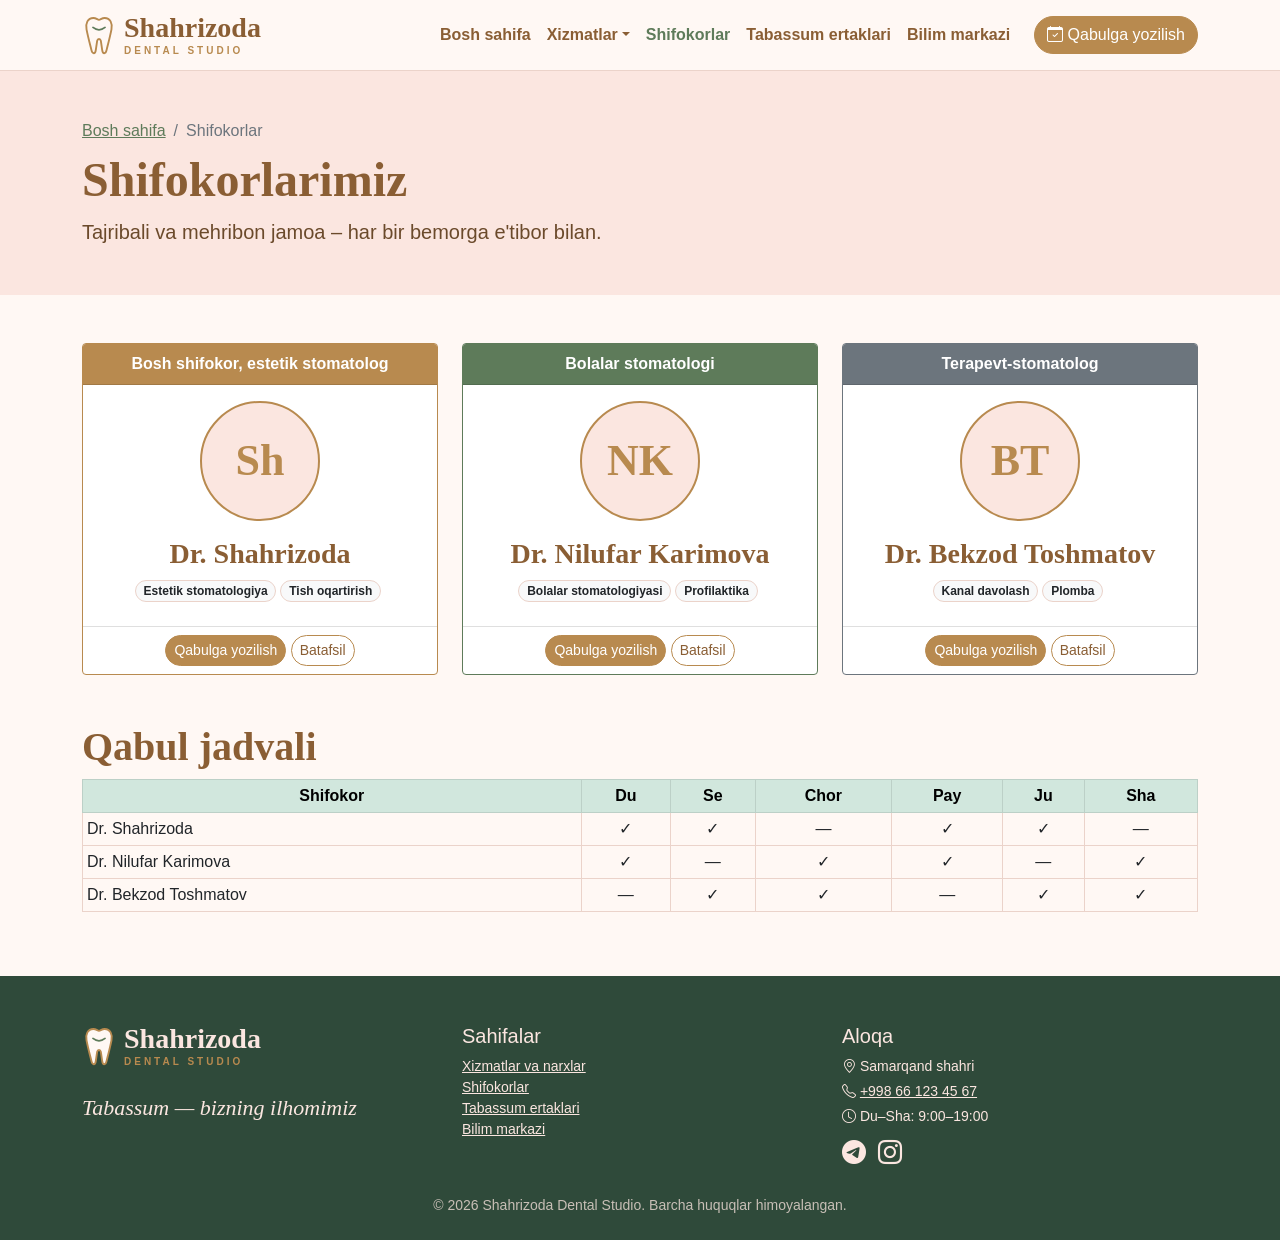
<file: shifokorlar.html>
<!DOCTYPE html>
<html lang="uz">

<head>
  <meta charset="UTF-8">
  <meta name="viewport" content="width=device-width, initial-scale=1.0">
  <title>Shifokorlarimiz | Shahrizoda Dental Studio</title>
  <link href="css/bootstrap.css" rel="stylesheet">
  <link href="icons/bootstrap-icons.css" rel="stylesheet">
  <link href="css/style.css" rel="stylesheet">
</head>

<body>
  <nav class="navbar navbar-expand-lg navbar-light sticky-top navbar-dental">
    <div class="container">
      <a class="navbar-brand d-flex align-items-center gap-2" href="index.html">
        <img src="images/logo.svg" alt="Logo" width="34" height="44">
        <span class="logo-matn">Shahrizoda<small>Dental Studio</small></span>
      </a>
      <button class="navbar-toggler" type="button" data-bs-toggle="collapse" data-bs-target="#menyu"
        aria-controls="menyu" aria-expanded="false">
        <span class="navbar-toggler-icon"></span>
      </button>
      <div class="collapse navbar-collapse" id="menyu">
        <ul class="navbar-nav ms-auto align-items-lg-center">
          <li class="nav-item"><a class="nav-link" href="index.html">Bosh sahifa</a></li>
          <li class="nav-item dropdown">
            <a class="nav-link dropdown-toggle" href="#" role="button" data-bs-toggle="dropdown"
              aria-expanded="false">Xizmatlar</a>
            <ul class="dropdown-menu">
              <li>
                <h6 class="dropdown-header">Yo'nalishlar</h6>
              </li>
              <li><a class="dropdown-item" href="xizmatlar.html#davolash">Davolash</a></li>
              <li><a class="dropdown-item" href="xizmatlar.html#estetika">Estetika</a></li>
              <li><a class="dropdown-item" href="xizmatlar.html#bolalar">Bolalar stomatologiyasi</a></li>
              <li>
                <hr class="dropdown-divider">
              </li>
              <li><a class="dropdown-item" href="xizmatlar.html">
                  <i class="bi bi-table"></i> Narxlar jadvali</a></li>
            </ul>
          </li>
          <li class="nav-item"><a class="nav-link active" aria-current="page" href="shifokorlar.html">Shifokorlar</a>
          </li>
          <li class="nav-item"><a class="nav-link" href="ertaklar.html">Tabassum ertaklari</a></li>
          <li class="nav-item"><a class="nav-link" href="bilim.html">Bilim markazi</a></li>
          <li class="nav-item ms-lg-3">
            <a class="btn btn-gold" href="index.html#qabul" data-bs-toggle="tooltip" data-bs-placement="bottom"
              data-bs-title="Birinchi ko'rik bepul!">
              <i class="bi bi-calendar-check"></i> Qabulga yozilish
            </a>
          </li>
        </ul>
      </div>
    </div>
  </nav>
  <section class="bg-blush py-5">
    <div class="container">
      <nav aria-label="breadcrumb">
        <ol class="breadcrumb mb-2">
          <li class="breadcrumb-item"><a href="index.html">Bosh sahifa</a></li>
          <li class="breadcrumb-item active" aria-current="page">Shifokorlar</li>
        </ol>
      </nav>
      <h1 class="display-5">Shifokorlarimiz</h1>
      <p class="lead mb-0">Tajribali va mehribon jamoa – har bir bemorga e'tibor bilan.</p>
    </div>
  </section>
  <section class="container py-5">
    <div class="row g-4">
      <div class="col-12 col-md-6 col-lg-4">
        <div class="card h-100 border-warning text-center">
          <div class="card-header bg-warning text-white fw-bold">Bosh shifokor, estetik stomatolog</div>
          <div class="card-body">
            <div class="avatar rounded-circle mx-auto mb-3">Sh</div>
            <h2 class="card-title h3">Dr. Shahrizoda</h2>
            <p class="mb-2"><span class="badge rounded-pill bg-light text-dark border me-1">Estetik
                stomatologiya</span><span class="badge rounded-pill bg-light text-dark border me-1">Tish
                oqartirish</span></p>
          </div>
          <div class="card-footer bg-transparent">
            <a href="index.html#qabul" class="btn btn-gold btn-sm">Qabulga yozilish</a>
            <button type="button" class="btn btn-outline-gold btn-sm" data-bs-toggle="popover" data-bs-placement="top"
              data-bs-title="Dr. Shahrizoda"
              data-bs-content="Klinika asoschisi. Tabassum estetikasi, oqartirish va restavratsiya bo'yicha mutaxassis.">Batafsil</button>
          </div>
        </div>
      </div>
      <div class="col-12 col-md-6 col-lg-4">
        <div class="card h-100 border-success text-center">
          <div class="card-header bg-success text-white fw-bold">Bolalar stomatologi</div>
          <div class="card-body">
            <div class="avatar rounded-circle mx-auto mb-3">NK</div>
            <h2 class="card-title h3">Dr. Nilufar Karimova</h2>
            <p class="mb-2"><span class="badge rounded-pill bg-light text-dark border me-1">Bolalar
                stomatologiyasi</span><span
                class="badge rounded-pill bg-light text-dark border me-1">Profilaktika</span></p>
          </div>
          <div class="card-footer bg-transparent">
            <a href="index.html#qabul" class="btn btn-gold btn-sm">Qabulga yozilish</a>
            <button type="button" class="btn btn-outline-gold btn-sm" data-bs-toggle="popover" data-bs-placement="top"
              data-bs-title="Dr. Nilufar Karimova"
              data-bs-content="Bolalarni o'yin shaklida, qo'rquvsiz davolaydi. Ota-onalarga gigiyena bo'yicha maslahat beradi.">Batafsil</button>
          </div>
        </div>
      </div>
      <div class="col-12 col-md-6 col-lg-4">
        <div class="card h-100 border-secondary text-center">
          <div class="card-header bg-secondary text-white fw-bold">Terapevt-stomatolog</div>
          <div class="card-body">
            <div class="avatar rounded-circle mx-auto mb-3">BT</div>
            <h2 class="card-title h3">Dr. Bekzod Toshmatov</h2>
            <p class="mb-2"><span class="badge rounded-pill bg-light text-dark border me-1">Kanal davolash</span><span
                class="badge rounded-pill bg-light text-dark border me-1">Plomba</span></p>
          </div>
          <div class="card-footer bg-transparent">
            <a href="index.html#qabul" class="btn btn-gold btn-sm">Qabulga yozilish</a>
            <button type="button" class="btn btn-outline-gold btn-sm" data-bs-toggle="popover" data-bs-placement="top"
              data-bs-title="Dr. Bekzod Toshmatov"
              data-bs-content="Karies va tish kanallarini zamonaviy uskunalar yordamida davolaydi.">Batafsil</button>
          </div>
        </div>
      </div>
    </div>
    <h2 class="display-6 mt-5">Qabul jadvali</h2>
    <div class="table-responsive">
      <table class="table table-sm table-bordered text-center align-middle">
        <thead class="table-success">
          <tr>
            <th>Shifokor</th>
            <th>Du</th>
            <th>Se</th>
            <th>Chor</th>
            <th>Pay</th>
            <th>Ju</th>
            <th>Sha</th>
          </tr>
        </thead>
        <tbody>
          <tr>
            <td class="text-start">Dr. Shahrizoda</td>
            <td>✓</td>
            <td>✓</td>
            <td>—</td>
            <td>✓</td>
            <td>✓</td>
            <td>—</td>
          </tr>
          <tr>
            <td class="text-start">Dr. Nilufar Karimova</td>
            <td>✓</td>
            <td>—</td>
            <td>✓</td>
            <td>✓</td>
            <td>—</td>
            <td>✓</td>
          </tr>
          <tr>
            <td class="text-start">Dr. Bekzod Toshmatov</td>
            <td>—</td>
            <td>✓</td>
            <td>✓</td>
            <td>—</td>
            <td>✓</td>
            <td>✓</td>
          </tr>
        </tbody>
      </table>
    </div>
  </section>
  <footer class="footer-dental pt-5 pb-4">
    <div class="container">
      <div class="row g-4">
        <div class="col-12 col-md-4 text-center text-md-start">
          <a class="d-inline-flex align-items-center gap-2 text-decoration-none" href="index.html">
            <img src="images/logo.svg" alt="Logo" width="34" height="44">
            <span class="logo-matn logo-oq">Shahrizoda<small>Dental Studio</small></span>
          </a>
          <p class="footer-shior mt-3 mb-0">Tabassum — bizning ilhomimiz</p>
        </div>
        <div class="col-6 col-md-4">
          <h3 class="h5">Sahifalar</h3>
          <ul class="list-unstyled small">
            <li><a href="xizmatlar.html">Xizmatlar va narxlar</a></li>
            <li><a href="shifokorlar.html">Shifokorlar</a></li>
            <li><a href="ertaklar.html">Tabassum ertaklari</a></li>
            <li><a href="bilim.html">Bilim markazi</a></li>
          </ul>
        </div>
        <div class="col-6 col-md-4">
          <h3 class="h5">Aloqa</h3>
          <p class="small mb-1"><i class="bi bi-geo-alt"></i> Samarqand shahri</p>
          <p class="small mb-1"><i class="bi bi-telephone"></i> <a href="tel:+998661234567">+998 66 123 45 67</a></p>
          <p class="small mb-2"><i class="bi bi-clock"></i> Du–Sha: 9:00–19:00</p>
          <a href="#" class="fs-4 me-2" data-bs-toggle="tooltip" data-bs-title="Telegram kanalimiz">
            <i class="bi bi-telegram"></i></a>
          <a href="#" class="fs-4" data-bs-toggle="tooltip" data-bs-title="Instagram sahifamiz">
            <i class="bi bi-instagram"></i></a>
        </div>
      </div>
      <p class="small text-center mt-4 mb-0 mualliflik">&copy; 2026 Shahrizoda Dental Studio. Barcha huquqlar
        himoyalangan.</p>
    </div>
  </footer>
  <script src="js/bootstrap.bundle.min.js"></script>
  <script src="js/main.js"></script>
</body>

</html>
</file>
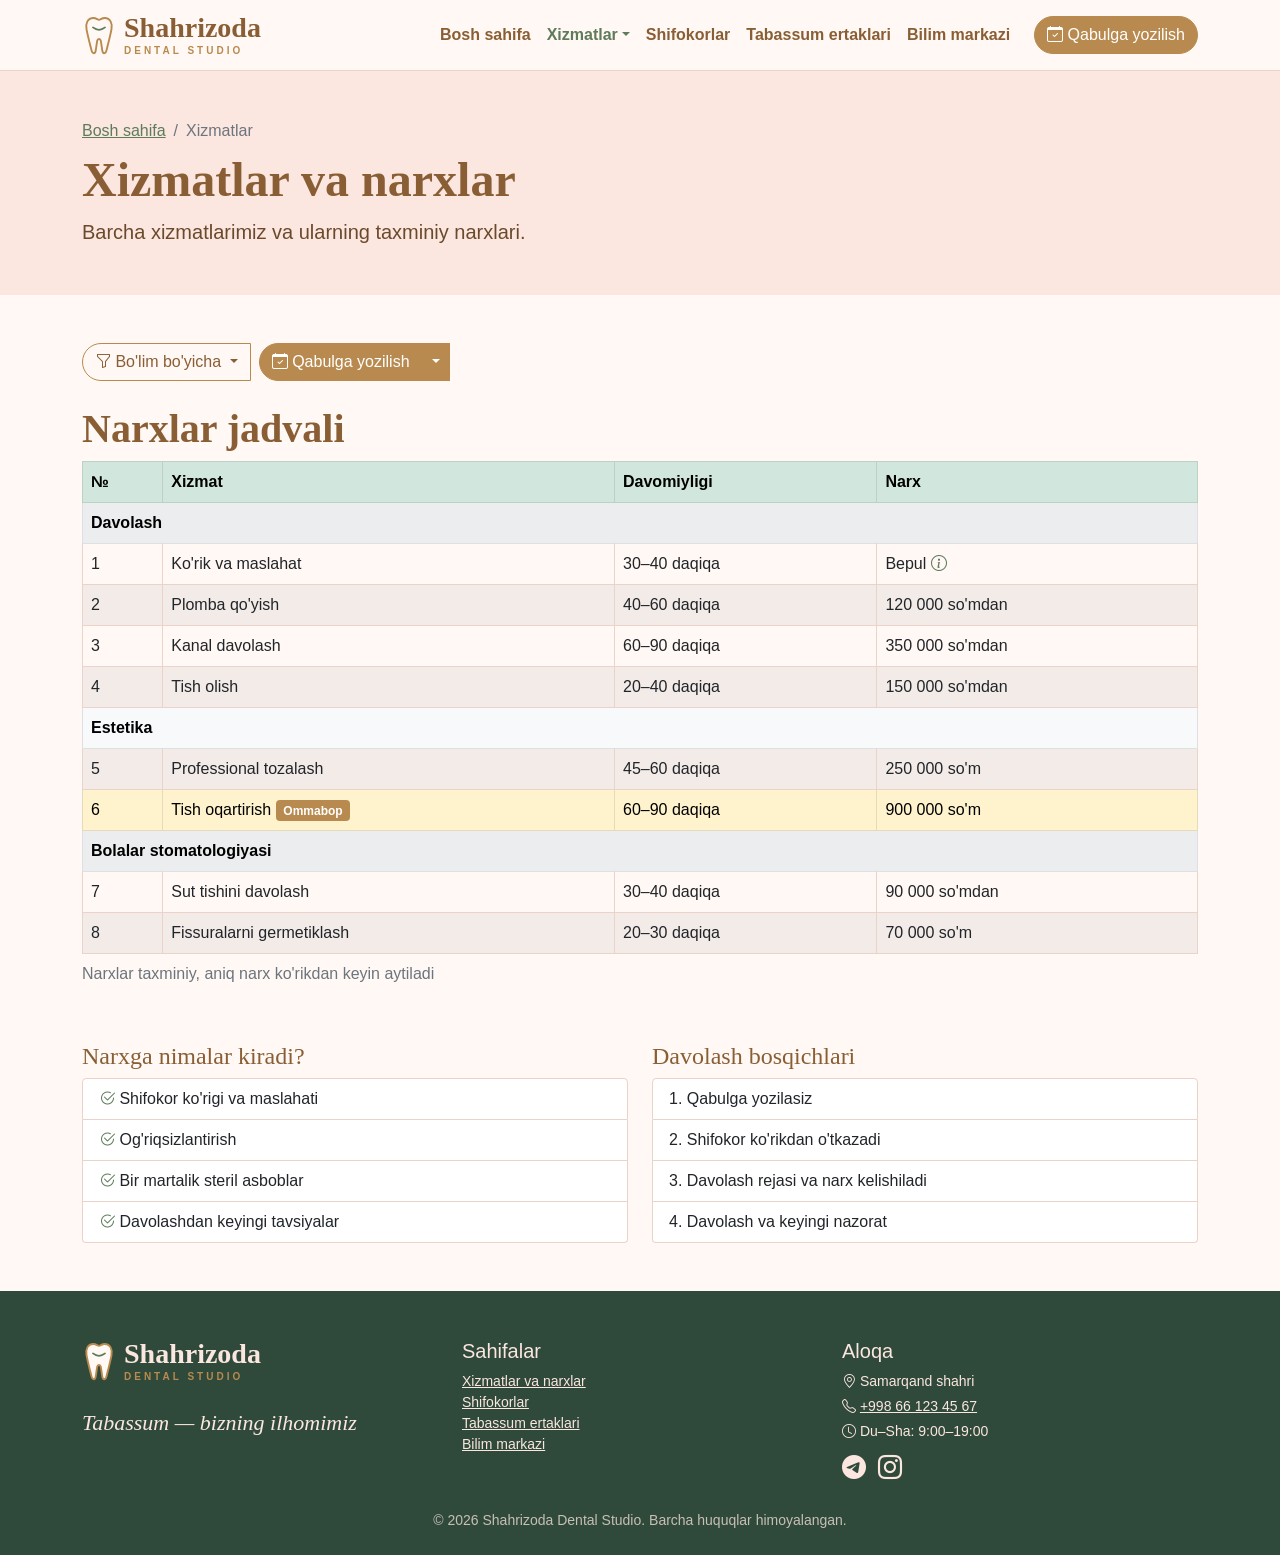
<file: xizmatlar.html>
<!DOCTYPE html>
<html lang="uz">
<head>
  <meta charset="UTF-8">
  <meta name="viewport" content="width=device-width, initial-scale=1.0">
  <title>Xizmatlar va narxlar | Shahrizoda Dental Studio</title>
  <link href="css/bootstrap.css" rel="stylesheet">
  <link href="icons/bootstrap-icons.css" rel="stylesheet">
  <link href="css/style.css" rel="stylesheet">
</head>
<body>
  <nav class="navbar navbar-expand-lg navbar-light sticky-top navbar-dental">
    <div class="container">
      <a class="navbar-brand d-flex align-items-center gap-2" href="index.html">
        <img src="images/logo.svg" alt="Logo" width="34" height="44">
        <span class="logo-matn">Shahrizoda<small>Dental Studio</small></span>
      </a>
      <button class="navbar-toggler" type="button" data-bs-toggle="collapse"
        data-bs-target="#menyu" aria-controls="menyu" aria-expanded="false">
        <span class="navbar-toggler-icon"></span>
      </button>
      <div class="collapse navbar-collapse" id="menyu">
        <ul class="navbar-nav ms-auto align-items-lg-center">
          <li class="nav-item"><a class="nav-link" href="index.html">Bosh sahifa</a></li>
          <li class="nav-item dropdown">
            <a class="nav-link dropdown-toggle active" href="#" role="button"
              data-bs-toggle="dropdown" aria-expanded="false">Xizmatlar</a>
            <ul class="dropdown-menu">
              <li><h6 class="dropdown-header">Yo'nalishlar</h6></li>
              <li><a class="dropdown-item" href="xizmatlar.html#davolash">Davolash</a></li>
              <li><a class="dropdown-item" href="xizmatlar.html#estetika">Estetika</a></li>
              <li><a class="dropdown-item" href="xizmatlar.html#bolalar">Bolalar stomatologiyasi</a></li>
              <li><hr class="dropdown-divider"></li>
              <li><a class="dropdown-item" href="xizmatlar.html">
                <i class="bi bi-table"></i> Narxlar jadvali</a></li>
            </ul>
          </li>
          <li class="nav-item"><a class="nav-link" href="shifokorlar.html">Shifokorlar</a></li>
          <li class="nav-item"><a class="nav-link" href="ertaklar.html">Tabassum ertaklari</a></li>
          <li class="nav-item"><a class="nav-link" href="bilim.html">Bilim markazi</a></li>
          <li class="nav-item ms-lg-3">
            <a class="btn btn-gold" href="index.html#qabul" data-bs-toggle="tooltip"
              data-bs-placement="bottom" data-bs-title="Birinchi ko'rik bepul!">
              <i class="bi bi-calendar-check"></i> Qabulga yozilish
            </a>
          </li>
        </ul>
      </div>
    </div>
  </nav>
  <section class="bg-blush py-5">
    <div class="container">
      <nav aria-label="breadcrumb">
        <ol class="breadcrumb mb-2">
          <li class="breadcrumb-item"><a href="index.html">Bosh sahifa</a></li>
          <li class="breadcrumb-item active" aria-current="page">Xizmatlar</li>
        </ol>
      </nav>
      <h1 class="display-5">Xizmatlar va narxlar</h1>
      <p class="lead mb-0">Barcha xizmatlarimiz va ularning taxminiy narxlari.</p>
    </div>
  </section>

  <section class="container py-5">
    <div class="d-flex flex-wrap gap-2 mb-4">
      <div class="btn-group">
        <button type="button" class="btn btn-outline-gold dropdown-toggle"
          data-bs-toggle="dropdown" aria-expanded="false">
          <i class="bi bi-funnel"></i> Bo'lim bo'yicha
        </button>
        <ul class="dropdown-menu">
          <li><a class="dropdown-item" href="#davolash">Davolash</a></li>
          <li><a class="dropdown-item" href="#estetika">Estetika</a></li>
          <li><a class="dropdown-item" href="#bolalar">Bolalar stomatologiyasi</a></li>
        </ul>
      </div>
      <div class="btn-group">
        <a href="index.html#qabul" class="btn btn-gold"><i class="bi bi-calendar-check"></i> Qabulga yozilish</a>
        <button type="button" class="btn btn-gold dropdown-toggle dropdown-toggle-split"
          data-bs-toggle="dropdown" aria-expanded="false">
          <span class="visually-hidden">Boshqa usullar</span>
        </button>
        <ul class="dropdown-menu dropdown-menu-end">
          <li><a class="dropdown-item" href="tel:+998661234567"><i class="bi bi-telephone"></i> Telefon orqali</a></li>
          <li><a class="dropdown-item" href="#"><i class="bi bi-telegram"></i> Telegram orqali</a></li>
        </ul>
      </div>
    </div>
    <h2 class="display-6">Narxlar jadvali</h2>
    <div class="table-responsive">
      <table class="table table-striped table-hover table-bordered align-middle">
        <caption>Narxlar taxminiy, aniq narx ko'rikdan keyin aytiladi</caption>
        <thead class="table-success">
          <tr><th>№</th><th>Xizmat</th><th>Davomiyligi</th><th>Narx</th></tr>
        </thead>
        <tbody>
          <tr id="davolash" class="table-light"><td colspan="4" class="fw-bold">Davolash</td></tr>
          <tr>
            <td>1</td><td>Ko'rik va maslahat</td><td>30–40 daqiqa</td>
            <td>Bepul <i class="bi bi-info-circle text-sage" data-bs-toggle="tooltip"
              data-bs-title="Birinchi tashrifda ko'rik bepul"></i></td>
          </tr>
          <tr><td>2</td><td>Plomba qo'yish</td><td>40–60 daqiqa</td><td>120 000 so'mdan</td></tr>
          <tr><td>3</td><td>Kanal davolash</td><td>60–90 daqiqa</td><td>350 000 so'mdan</td></tr>
          <tr><td>4</td><td>Tish olish</td><td>20–40 daqiqa</td><td>150 000 so'mdan</td></tr>
          <tr id="estetika" class="table-light"><td colspan="4" class="fw-bold">Estetika</td></tr>
          <tr><td>5</td><td>Professional tozalash</td><td>45–60 daqiqa</td><td>250 000 so'm</td></tr>
          <tr class="table-warning">
            <td>6</td><td>Tish oqartirish <span class="badge bg-warning">Ommabop</span></td>
            <td>60–90 daqiqa</td><td>900 000 so'm</td>
          </tr>
          <tr id="bolalar" class="table-light"><td colspan="4" class="fw-bold">Bolalar stomatologiyasi</td></tr>
          <tr><td>7</td><td>Sut tishini davolash</td><td>30–40 daqiqa</td><td>90 000 so'mdan</td></tr>
          <tr><td>8</td><td>Fissuralarni germetiklash</td><td>20–30 daqiqa</td><td>70 000 so'm</td></tr>
        </tbody>
      </table>
    </div>
    <div class="row g-4 mt-2">
      <div class="col-12 col-lg-6">
        <h3 class="h4">Narxga nimalar kiradi?</h3>
        <ul class="list-group">
          <li class="list-group-item"><i class="bi bi-check2-circle text-sage"></i> Shifokor ko'rigi va maslahati</li>
          <li class="list-group-item"><i class="bi bi-check2-circle text-sage"></i> Og'riqsizlantirish</li>
          <li class="list-group-item"><i class="bi bi-check2-circle text-sage"></i> Bir martalik steril asboblar</li>
          <li class="list-group-item"><i class="bi bi-check2-circle text-sage"></i> Davolashdan keyingi tavsiyalar</li>
        </ul>
      </div>
      <div class="col-12 col-lg-6">
        <h3 class="h4">Davolash bosqichlari</h3>
        <ol class="list-group list-group-numbered">
          <li class="list-group-item">Qabulga yozilasiz</li>
          <li class="list-group-item">Shifokor ko'rikdan o'tkazadi</li>
          <li class="list-group-item">Davolash rejasi va narx kelishiladi</li>
          <li class="list-group-item">Davolash va keyingi nazorat</li>
        </ol>
      </div>
    </div>
  </section>
  <footer class="footer-dental pt-5 pb-4">
    <div class="container">
      <div class="row g-4">
        <div class="col-12 col-md-4 text-center text-md-start">
          <a class="d-inline-flex align-items-center gap-2 text-decoration-none" href="index.html">
            <img src="images/logo.svg" alt="Logo" width="34" height="44">
            <span class="logo-matn logo-oq">Shahrizoda<small>Dental Studio</small></span>
          </a>
          <p class="footer-shior mt-3 mb-0">Tabassum — bizning ilhomimiz</p>
        </div>
        <div class="col-6 col-md-4">
          <h3 class="h5">Sahifalar</h3>
          <ul class="list-unstyled small">
            <li><a href="xizmatlar.html">Xizmatlar va narxlar</a></li>
            <li><a href="shifokorlar.html">Shifokorlar</a></li>
            <li><a href="ertaklar.html">Tabassum ertaklari</a></li>
            <li><a href="bilim.html">Bilim markazi</a></li>
          </ul>
        </div>
        <div class="col-6 col-md-4">
          <h3 class="h5">Aloqa</h3>
          <p class="small mb-1"><i class="bi bi-geo-alt"></i> Samarqand shahri</p>
          <p class="small mb-1"><i class="bi bi-telephone"></i> <a href="tel:+998661234567">+998 66 123 45 67</a></p>
          <p class="small mb-2"><i class="bi bi-clock"></i> Du–Sha: 9:00–19:00</p>
          <a href="#" class="fs-4 me-2" data-bs-toggle="tooltip" data-bs-title="Telegram kanalimiz">
            <i class="bi bi-telegram"></i></a>
          <a href="#" class="fs-4" data-bs-toggle="tooltip" data-bs-title="Instagram sahifamiz">
            <i class="bi bi-instagram"></i></a>
        </div>
      </div>
      <p class="small text-center mt-4 mb-0 mualliflik">&copy; 2026 Shahrizoda Dental Studio. Barcha huquqlar himoyalangan.</p>
    </div>
  </footer>
  <script src="js/bootstrap.bundle.min.js"></script>
  <script src="js/main.js"></script>
</body>
</html>
</file>
<file: css/style.css>
/* Shahrizoda Dental Studio – Bootstrap'ga qo'shimcha o'z CSS qoidalarimiz */

/* Saytning ranglari (1-mustaqil ishdagi ranglar saqlandi) */
:root {
  --blush: #FBE6E0;
  --blush-deep: #F4CFC6;
  --cream: #FFF8F4;
  --gold: #B88A4F;
  --gold-dark: #8A5E34;
  --sage: #5E7B5A;
  --forest: #2F4A3A;
  --line: #EBD3CA;
}

/* Sahifa foni, matn rangi va shrifti */
body {
  background-color: var(--cream);
  color: #6B4A2B;
  font-family: "Nunito Sans", Arial, sans-serif;
}
a { color: var(--sage); }
a:hover { color: var(--forest); }

/* Bootstrap 5.0.2 dagi ranglarni saytimiz ranglariga moslaymiz */
.bg-success { background-color: var(--sage) !important; }      /* yashil -> sage */
.border-success { border-color: var(--sage) !important; }
.bg-warning { background-color: var(--gold) !important; }      /* sariq -> oltin */
.border-warning { border-color: var(--gold) !important; }
.border { border-color: var(--line) !important; }
.card, .list-group-item { border-color: var(--line); }
.table { border-color: var(--line); }
.table > :not(:last-child) > :last-child > * { border-bottom-color: var(--line); }
.form-check-input:checked { background-color: var(--sage); border-color: var(--sage); }
.form-control:focus, .form-select:focus, .form-check-input:focus {
  border-color: var(--gold);
  box-shadow: 0 0 0 0.25rem rgba(184, 138, 79, 0.25);
}
.dropdown-item:active { background-color: var(--sage); }

html { scroll-padding-top: 90px; }

h1, h2, h3, .h1, .h2, .h3, .display-4, .display-5, .display-6 {
  font-family: "Cormorant Garamond", Georgia, serif;
  font-weight: 700;
  color: var(--gold-dark);
}

/* Yordamchi rang klasslari */
.bg-blush { background-color: var(--blush) !important; }
.text-sage { color: var(--sage) !important; }
.link-sage { color: var(--sage); text-decoration: none; }
.link-sage:hover { color: var(--forest); }
mark { background-color: var(--blush-deep); }

/* O'zimizning tugmalar (Bootstrap'ning .btn klassi asosida) */
.btn-gold {
  color: #fff; background-color: var(--gold); border-color: var(--gold);
  border-radius: 40px;
}
.btn-gold:hover, .btn-gold:focus, .btn-gold:active, .show > .btn-gold.dropdown-toggle {
  color: #fff; background-color: var(--gold-dark); border-color: var(--gold-dark);
}
.btn-outline-gold {
  color: var(--gold-dark); background-color: transparent; border-color: var(--gold);
  border-radius: 40px;
}
.btn-outline-gold:hover, .btn-outline-gold:active, .show > .btn-outline-gold.dropdown-toggle {
  color: #fff; background-color: var(--gold-dark); border-color: var(--gold-dark);
}
.btn-gold:focus, .btn-outline-gold:focus { box-shadow: 0 0 0 0.25rem rgba(184, 138, 79, 0.35); }
.btn-group > .btn { border-radius: 40px; }
.btn-group > .btn:not(:last-child) { border-top-right-radius: 0; border-bottom-right-radius: 0; }
.btn-group > .btn:not(:first-child) { border-top-left-radius: 0; border-bottom-left-radius: 0; }

/* Menyu */
.navbar-dental { background-color: rgba(255, 248, 244, .96); border-bottom: 1px solid var(--line); }
.navbar-dental .navbar-nav .nav-link { font-weight: 600; color: var(--gold-dark); }
.navbar-dental .navbar-nav .nav-link:hover,
.navbar-dental .navbar-nav .nav-link.active { color: var(--sage); }
.logo-matn {
  display: flex; flex-direction: column; line-height: 1;
  font-family: "Cormorant Garamond", Georgia, serif; font-weight: 700; font-size: 28px; color: var(--gold-dark);
}
.logo-matn small {
  font-family: "Nunito Sans", Arial, sans-serif; font-size: 10px; font-weight: 700;
  letter-spacing: 3px; text-transform: uppercase; color: var(--gold); margin-top: 4px;
}
.logo-oq { color: var(--blush); }

/* 10-talab: slayder */
#slayder .carousel-item img { height: 460px; object-fit: cover; }
#slayder .carousel-caption { left: 13%; right: 42%; bottom: 22%; }
#slayder .carousel-caption h2 { color: var(--gold-dark); }
#slayder .carousel-caption p { color: var(--forest); font-size: 18px; }

/* Ishonch paneli */
.ishonch .col strong { display: block; font-family: "Cormorant Garamond", Georgia, serif; font-size: 30px; color: var(--gold-dark); }
.ishonch .col span { font-size: 14px; }
.ishonch .col { background: #fff; border: 1px solid var(--line); border-radius: 16px; padding: 16px 8px; }

/* Xizmat kartalari */
.karta-xizmat { border-top: 3px solid var(--gold); border-radius: 4px 4px 16px 16px; transition: transform .25s; }
.karta-xizmat:hover { transform: translateY(-5px); }

/* Shifokor avatari (rasm o'rniga bosh harflar) */
.avatar {
  width: 120px; height: 120px; display: grid; place-items: center;
  background: var(--blush); border: 2px solid var(--gold); color: var(--gold);
  font-family: "Cormorant Garamond", Georgia, serif; font-size: 44px; font-weight: 700;
}

/* Konteynerli menyu va accordion ranglari */
.nav-tabs .nav-link { color: var(--gold-dark); font-weight: 600; }
.nav-tabs .nav-link.active { color: var(--sage); }
.accordion-button:not(.collapsed) { color: var(--forest); background-color: var(--blush); }

/* Hikoyalar */
.hikoya .blockquote p { font-style: italic; }

/* Chaqiriq va footer */
.cta { background-color: var(--forest); }
.cta h2, .cta p { color: var(--blush); }
.footer-dental { background-color: var(--forest); color: var(--blush); }
.footer-dental h3 { color: var(--blush); font-family: "Nunito Sans", Arial, sans-serif; }
.footer-dental a { color: var(--blush); }
.footer-dental .mualliflik { opacity: 0.75; }
.footer-shior { font-family: "Cormorant Garamond", Georgia, serif; font-style: italic; font-size: 22px; }

/* 1-talab: telefon ekranlari uchun */
@media (max-width: 767.98px) {
  #slayder .carousel-item img { height: 300px; }
  #slayder .carousel-caption { left: 14%; right: 14%; bottom: 14%; }
  #slayder .carousel-caption p { display: none; }
  .logo-matn { font-size: 22px; }
}
</file>
